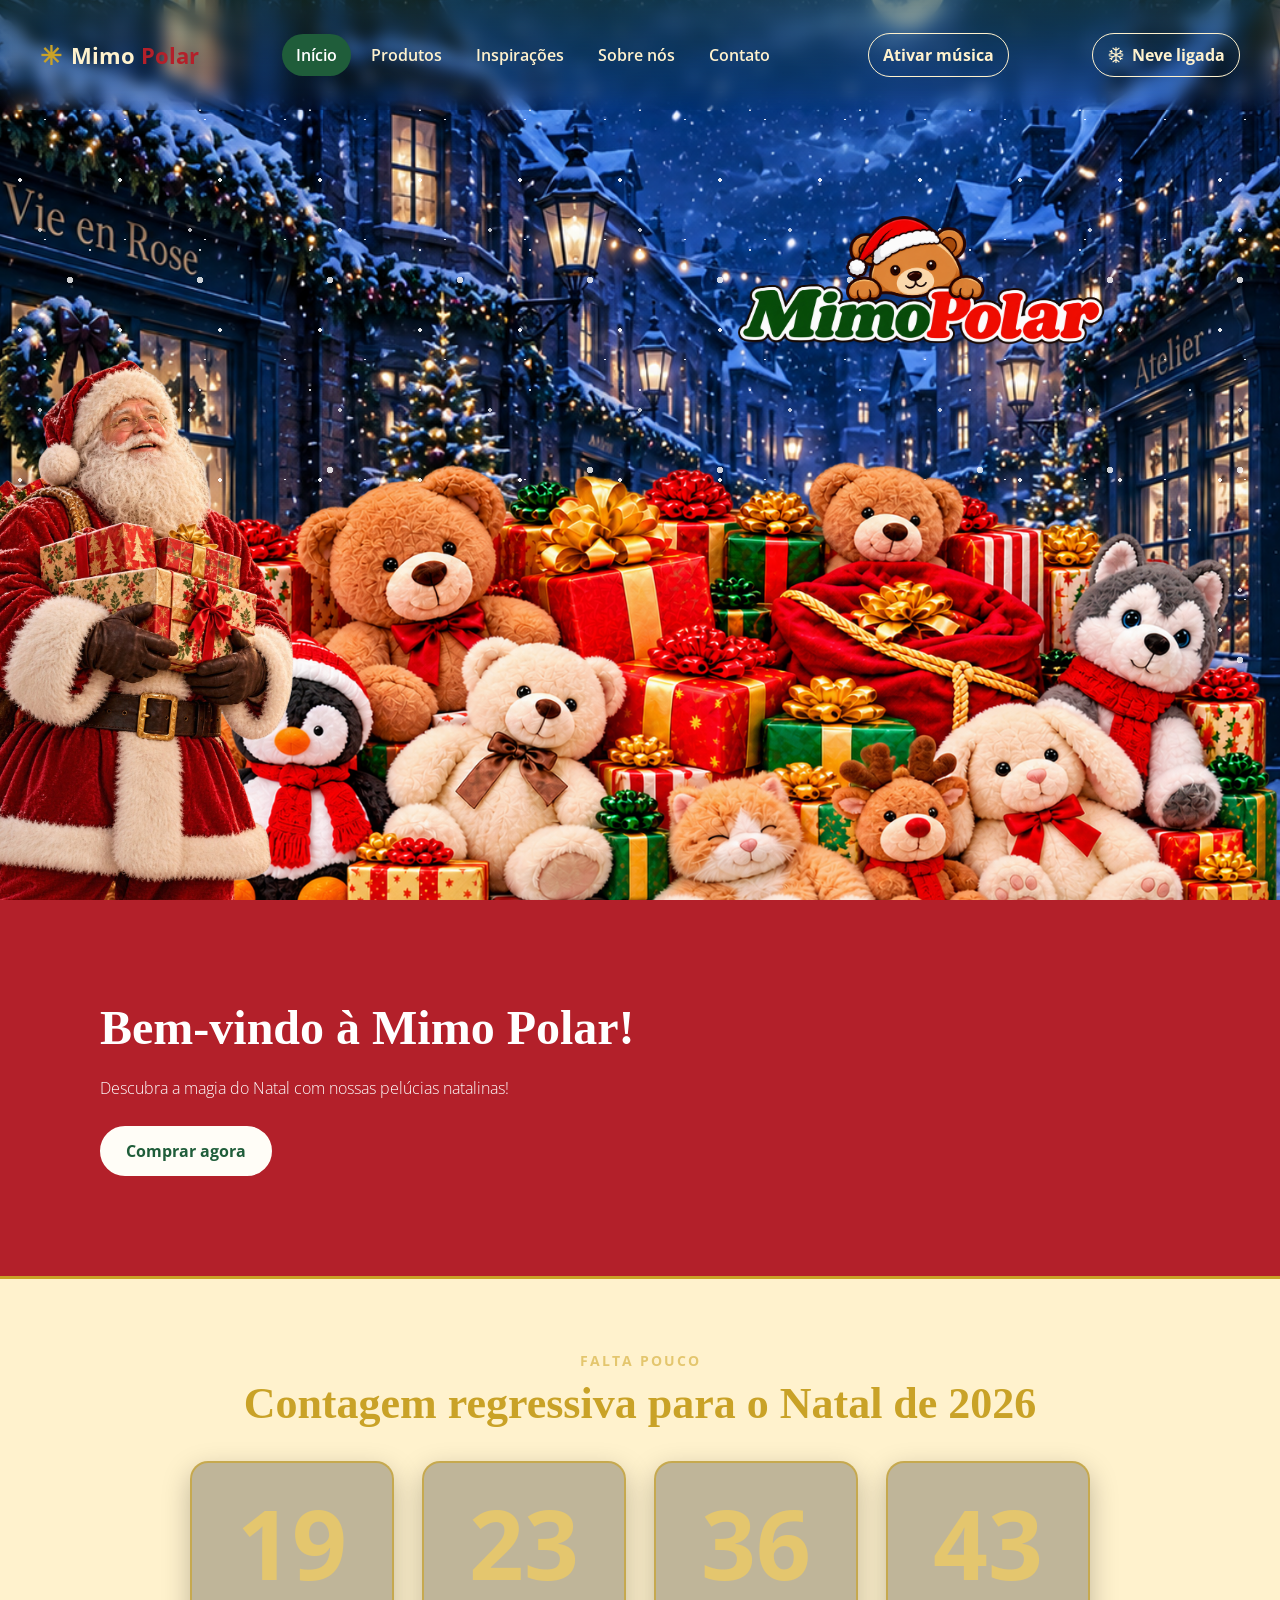
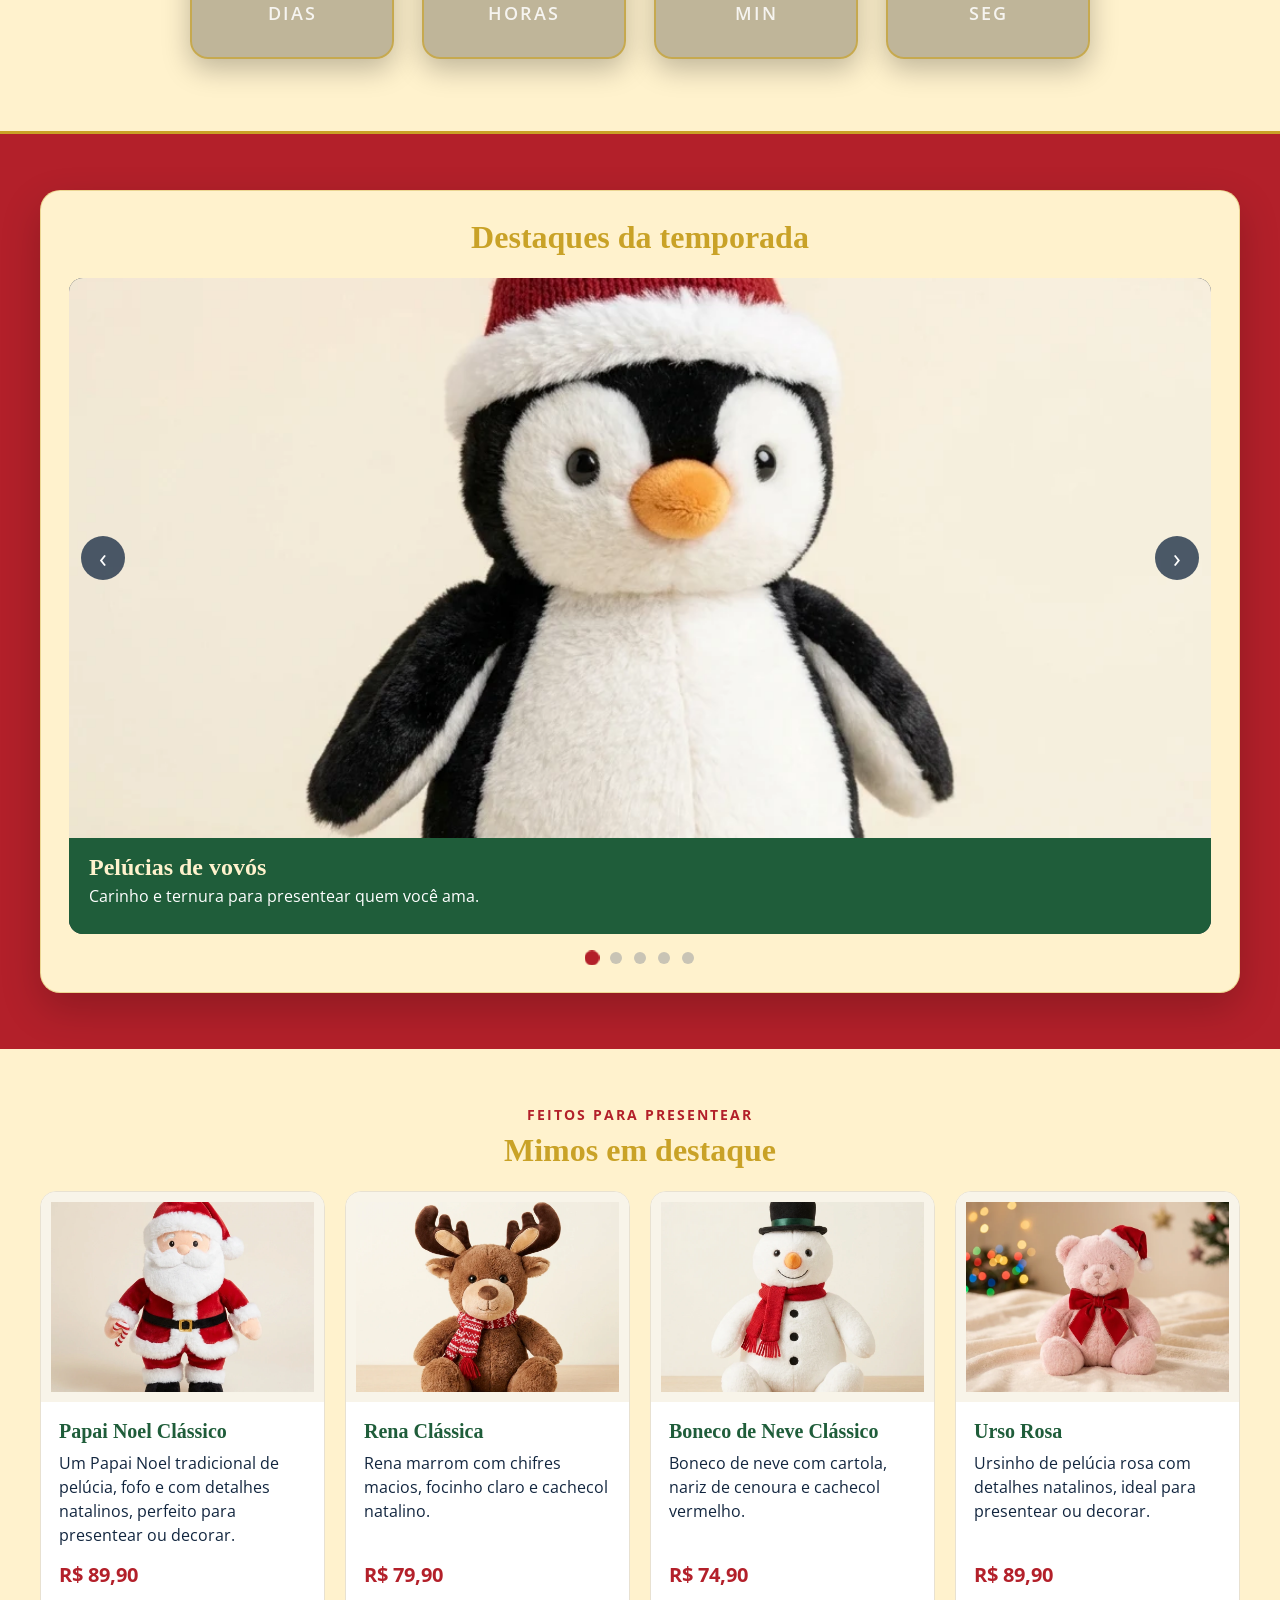
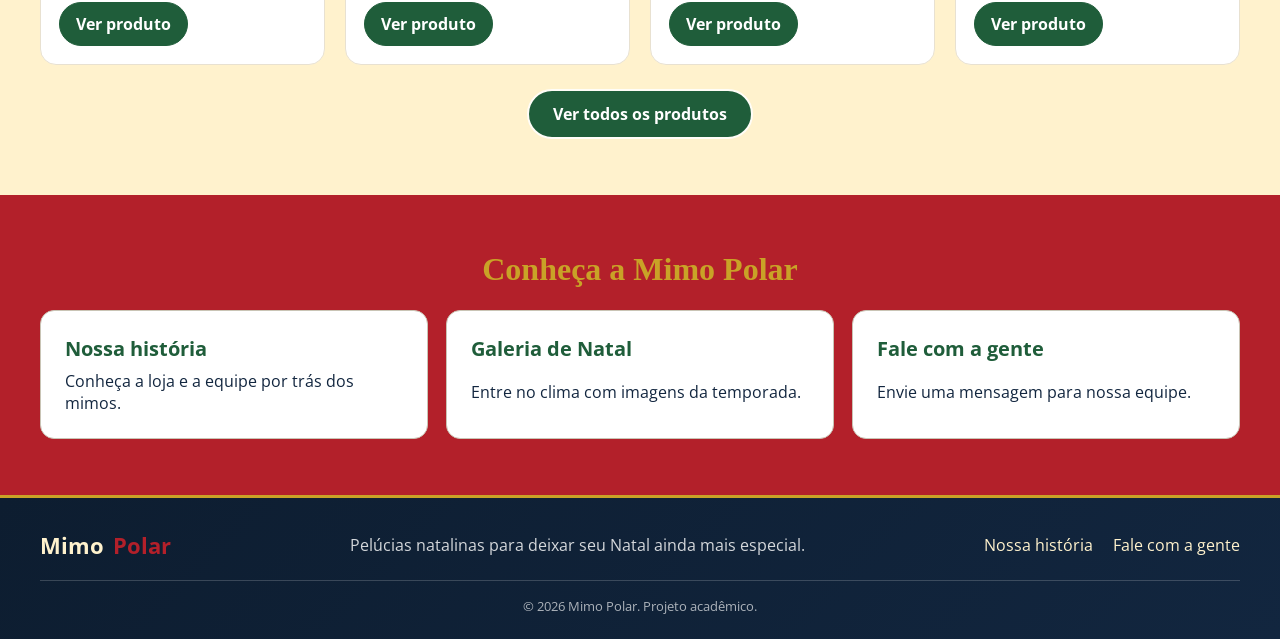
<file: index.html>
<!doctype html>
<html lang="pt-BR">
  <head>
    <!-- Informações da página e arquivos usados nela. -->
    <meta charset="UTF-8" />
    <meta name="viewport" content="width=device-width, initial-scale=1.0" />
    <meta
      name="description"
      content="Mimo Polar: pelúcias natalinas para deixar seu Natal ainda mais especial."
    />
    <title>Início | Mimo Polar</title>
    <link rel="icon" href="img/banners/logo.png" />
    <link rel="preconnect" href="https://fonts.googleapis.com" />
    <link rel="preconnect" href="https://fonts.gstatic.com" crossorigin />
    <link
      href="https://fonts.googleapis.com/css2?family=Mountains+of+Christmas:wght@400;700&family=Open+Sans:wght@300;400;600;700&display=swap"
      rel="stylesheet"
    />
    <link rel="stylesheet" href="css/style.css" />
    <link rel="stylesheet" href="css/responsavidade.css" />
    <script src="js/produtos.js" defer></script>
    <script src="js/script.js" defer></script>
  </head>
  <body class="home">
    <!-- Menu do site e botões de música e neve. -->
    <header class="cabecalho">
      <a
        class="marca"
        href="index.html"
        aria-label="Mimo Polar, página inicial"
      >
        <span class="marca-icone" aria-hidden="true">✳</span>
        <span>Mimo <strong>Polar</strong></span>
      </a>
      <nav class="menu" aria-label="Navegação principal">
        <a class="ativo" href="index.html" aria-current="page">Início</a>
        <a href="produtos.html">Produtos</a>
        <a href="galeria.html">Inspirações</a>
        <a href="sobre.html">Sobre nós</a>
        <a href="contato.html">Contato</a>
      </nav>
      <button class="botao-musica" id="btn-musica" type="button">
        Ativar música
      </button>
      <button class="botao-neve" type="button" aria-pressed="true">
        <svg viewBox="0 0 24 24" aria-hidden="true">
          <path
            d="M12 2v20M4 7l16 10M4 17 20 7M8 3l4 3 4-3M8 21l4-3 4 3M3 11l4-1-1-4M21 13l-4 1 1 4M3 13l4 1-1 4M21 11l-4-1 1-4"
          />
        </svg>
        <span data-texto-neve>Neve ligada</span>
      </button>
    </header>

    <main>
      <!-- Imagem de abertura com partes que se movem ao rolar a página. -->
      <section class="parallax" id="fundo-parallax">
        <img src="img/banners/pelucia.png" id="pelucia" alt="" />
        <img src="img/banners/papainoel.png" id="papai" alt="" />
        <img src="img/banners/logo.png" id="logos" alt="Mimo Polar" />
      </section>

      <!-- Boas-vindas e botão para ver os produtos. -->
      <section class="sec animar-rolagem">
        <h1>Bem-vindo à Mimo Polar!</h1>
        <p>Descubra a magia do Natal com nossas pelúcias natalinas!</p>
        <a class="botao-comprar-home" href="produtos.html#catalogo"
          >Comprar agora</a
        >
      </section>

      <!-- Quantos dias faltam para o Natal. -->
      <section
        class="contagem-home animar-rolagem"
        aria-labelledby="titulo-contagem-home"
      >
        <div class="container">
          <p class="sobretitulo">Falta pouco</p>
          <h2 id="titulo-contagem-home">
            Contagem regressiva para o Natal de 2026
          </h2>
          <div
            class="contador-grande"
            role="timer"
            aria-label="Tempo restante até o Natal de 2026"
            aria-live="off"
          >
            <div>
              <span data-contagem="dias">0</span>
              <p>Dias</p>
            </div>
            <div>
              <span data-contagem="horas">00</span>
              <p>Horas</p>
            </div>
            <div>
              <span data-contagem="minutos">00</span>
              <p>Min</p>
            </div>
            <div>
              <span data-contagem="segundos">00</span>
              <p>Seg</p>
            </div>
          </div>
        </div>
      </section>

      <!-- Anúncios que passam um de cada vez; os botões mudam o anúncio. -->
      <section
        class="promo-secao animar-rolagem"
        aria-labelledby="promo-titulo"
      >
        <div class="container1">
          <div class="promo-cartao">
            <h2 id="promo-titulo">Destaques da temporada</h2>

            <div class="promo-slideshow" id="promo-slideshow">
              <div class="promo-slide ativo">
                <img
                  src="img/produtos/pinguingorro.png"
                  alt="pinguin de gorro"
                />
                <div class="promo-legenda">
                  <h3>Pelúcias de vovós</h3>
                  <p>Carinho e ternura para presentear quem você ama.</p>
                </div>
              </div>

              <div class="promo-slide">
                <img src="img/produtos/ursorosa.webp" alt="urso rosa" />
                <div class="promo-legenda">
                  <h3>Kit de pelúcias para a árvore</h3>
                  <p>Decore sua árvore de Natal com fofura e alegria.</p>
                </div>
              </div>

              <div class="promo-slide">
                <img src="img/produtos/renafiilhote.png" alt="rena filhote " />
                <div class="promo-legenda">
                  <h3>Dupla de mini pelúcias</h3>
                  <p>Pequenas, fofas e perfeitas para enfeitar a árvore.</p>
                </div>
              </div>

              <div class="promo-slide">
                <img src="img/produtos/urso-verde.webp" alt="Urso verde" />
                <div class="promo-legenda">
                  <h3>Urso marrom clássico de Natal</h3>
                  <p>
                    Aconchego para a temporada festiva e um amigo para abraçar.
                  </p>
                </div>
              </div>

              <div class="promo-slide">
                <img src="img/produtos/baleia.png" alt="baleia de natal" />
                <div class="promo-legenda">
                  <h3>Urso inflável grande</h3>
                  <p>Ideal para decorar a casa e criar um clima festivo.</p>
                </div>
              </div>
              <button
                class="promo-botao promo-anterior"
                id="promo-anterior"
                type="button"
                aria-label="Slide anterior"
              >
                &#8249;
              </button>
              <button
                class="promo-botao promo-proximo"
                id="promo-proximo"
                type="button"
                aria-label="Próximo slide"
              >
                &#8250;
              </button>
            </div>

            <div class="promo-indicadores" id="promo-indicadores"></div>
          </div>
        </div>
      </section>

      <!-- Produtos escolhidos para aparecer em destaque na página inicial. -->
      <section
        class="home-destaques animar-rolagem"
        aria-labelledby="titulo-destaques"
      >
        <div class="container">
          <p class="sobretitulo">Feitos para presentear</p>
          <h2 id="titulo-destaques">Mimos em destaque</h2>
          <div
            id="produtos-destaque"
            class="grade-produtos"
            aria-live="polite"
          ></div>
          <a class="botao-comprar-home" href="produtos.html#catalogo"
            >Ver todos os produtos</a
          >
        </div>
      </section>

      <!-- Links para conhecer a loja, ver fotos e entrar em contato. -->
      <section
        class="home-links animar-rolagem"
        aria-labelledby="titulo-conheca"
      >
        <div class="container">
          <h2 id="titulo-conheca">Conheça a Mimo Polar</h2>
          <div class="home-links-grade">
            <a href="sobre.html"
              ><strong>Nossa história</strong
              ><span>Conheça a loja e a equipe por trás dos mimos.</span></a
            >
            <a href="galeria.html"
              ><strong>Galeria de Natal</strong
              ><span>Entre no clima com imagens da temporada.</span></a
            >
            <a href="contato.html"
              ><strong>Fale com a gente</strong
              ><span>Envie uma mensagem para nossa equipe.</span></a
            >
          </div>
        </div>
      </section>
    </main>

    <!-- Parte final da página, com links para outras áreas do site. -->
    <footer class="rodape">
      <div class="container rodape-conteudo">
        <a class="marca marca-rodape" href="index.html"
          >Mimo <strong>Polar</strong></a
        >
        <p>Pelúcias natalinas para deixar seu Natal ainda mais especial.</p>
        <nav aria-label="Links do rodapé">
          <a href="sobre.html">Nossa história</a>
          <a href="contato.html">Fale com a gente</a>
        </nav>
        <small>&copy; 2026 Mimo Polar. Projeto acadêmico.</small>
      </div>
    </footer>
  </body>
</html>
</file>
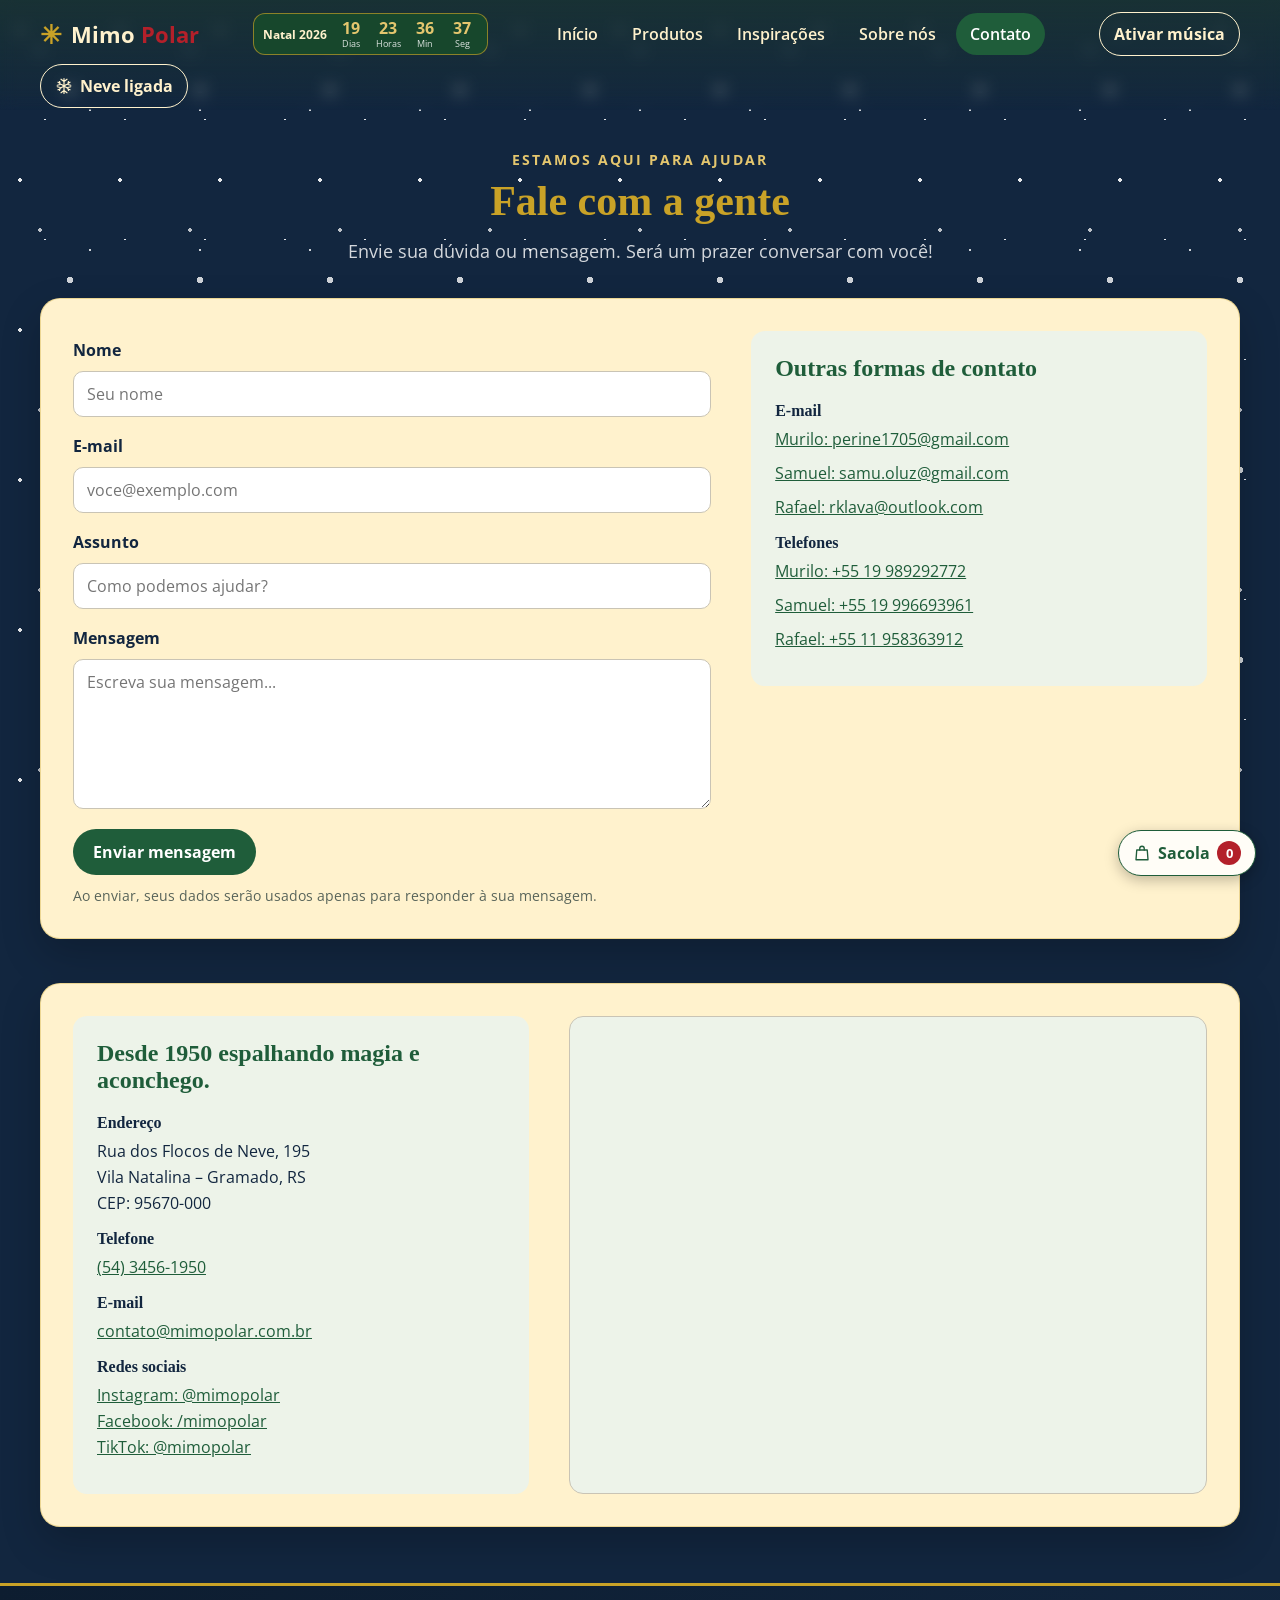
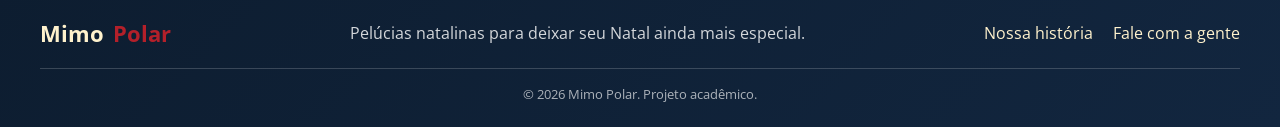
<file: contato.html>
<!doctype html>
<html lang="pt-BR">
  <head>
    <!-- Informações da página e arquivos usados nela. -->
    <meta charset="UTF-8" />
    <meta name="viewport" content="width=device-width, initial-scale=1.0" />
    <title>Contato | Mimo Polar</title>
    <link rel="icon" href="img/banners/logo.png" />
    <link rel="preconnect" href="https://fonts.googleapis.com" />
    <link rel="preconnect" href="https://fonts.gstatic.com" crossorigin />
    <link
      href="https://fonts.googleapis.com/css2?family=Mountains+of+Christmas:wght@400;700&family=Open+Sans:wght@300;400;600;700&display=swap"
      rel="stylesheet"
    />
    <link rel="stylesheet" href="css/style.css" />
    <link rel="stylesheet" href="css/responsavidade.css" />
    <script src="js/script.js" defer></script>
  </head>
  <body>
    <!-- Menu do site e botões de música e neve. -->
    <header class="cabecalho">
      <a
        class="marca"
        href="index.html"
        aria-label="Mimo Polar, página inicial"
      >
        <span class="marca-icone" aria-hidden="true">✳</span>
        <span>Mimo <strong>Polar</strong></span>
      </a>
      <div class="contagem-header">
        <span class="contagem-titulo">Natal 2026</span>
        <div
          class="contador"
          role="timer"
          aria-label="Tempo restante até o Natal de 2026"
          aria-live="off"
        >
          <div>
            <span id="dias">0</span>
            <p>Dias</p>
          </div>
          <div>
            <span id="horas">0</span>
            <p>Horas</p>
          </div>
          <div>
            <span id="minutos">0</span>
            <p>Min</p>
          </div>
          <div>
            <span id="segundos">0</span>
            <p>Seg</p>
          </div>
        </div>
      </div>
      <nav class="menu" aria-label="Navegação principal">
        <a href="index.html">Início</a>
        <a href="produtos.html">Produtos</a>
        <a href="galeria.html">Inspirações</a>
        <a href="sobre.html">Sobre nós</a>
        <a class="ativo" href="contato.html" aria-current="page">Contato</a>
      </nav>
      <button class="botao-musica" id="btn-musica" type="button">
        Ativar música
      </button>
      <button class="botao-neve" type="button" aria-pressed="true">
        <svg viewBox="0 0 24 24" aria-hidden="true">
          <path
            d="M12 2v20M4 7l16 10M4 17 20 7M8 3l4 3 4-3M8 21l4-3 4 3M3 11l4-1-1-4M21 13l-4 1 1 4M3 13l4 1-1 4M21 11l-4-1 1-4"
          />
        </svg>
        <span data-texto-neve>Neve ligada</span>
      </button>
      <a
        class="atalho-carrinho"
        href="produtos.html#catalogo"
        aria-label="Abrir sacola de compras"
      >
        <svg class="icone-sacola" viewBox="0 0 24 24" aria-hidden="true">
          <path d="M5 8h14l1 13H4L5 8Z" />
          <path d="M9 8V6a3 3 0 0 1 6 0v2" />
        </svg>
        <span>Sacola</span>
        <span class="contador-carrinho" data-qtd-carrinho>0</span>
      </a>
    </header>

    <main class="contato-pagina container">
      <!-- Título e instruções para enviar uma mensagem. -->
      <section class="titulo-pagina">
        <p class="sobretitulo">Estamos aqui para ajudar</p>
        <h1>Fale com a gente</h1>
        <p>Envie sua dúvida ou mensagem. Será um prazer conversar com você!</p>
      </section>

      <section
        class="contato-cartao"
        aria-label="Formulário e outras formas de contato"
      >
        <!-- Formulário de exemplo; o site confere os campos antes de responder. -->
        <form class="contato-formulario" action="#" method="post" novalidate>
          <label for="nome">Nome</label>
          <input
            id="nome"
            name="nome"
            type="text"
            placeholder="Seu nome"
            required
          />

          <label for="email">E-mail</label>
          <input
            id="email"
            name="email"
            type="email"
            placeholder="voce@exemplo.com"
            required
          />

          <label for="assunto">Assunto</label>
          <input
            id="assunto"
            name="assunto"
            type="text"
            placeholder="Como podemos ajudar?"
            required
          />

          <label for="mensagem">Mensagem</label>
          <textarea
            id="mensagem"
            name="mensagem"
            placeholder="Escreva sua mensagem..."
            required
          ></textarea>

          <button class="contato-enviar" type="submit">Enviar mensagem</button>

          <p
            id="contato-feedback"
            class="contato-feedback"
            role="status"
            aria-live="polite"
            hidden
          ></p>
          <p class="contato-aviso">
            Ao enviar, seus dados serão usados apenas para responder à sua
            mensagem.
          </p>
        </form>

        <!-- E-mails e telefones dos integrantes. -->
        <aside class="contato-informacoes">
          <h2>Outras formas de contato</h2>

          <h3>E-mail</h3>
          <p>
            <a href="mailto:perine1705@gmail.com"
              >Murilo: perine1705@gmail.com</a
            >
          </p>
          <p>
            <a href="mailto:samu.oluz@gmail.com">Samuel: samu.oluz@gmail.com</a>
          </p>
          <p>
            <a href="mailto:rklava@outlook.com">Rafael: rklava@outlook.com</a>
          </p>

          <h3>Telefones</h3>
          <p>
            <a href="tel:+5519989292772">Murilo: +55 19 989292772</a>
          </p>
          <p>
            <a href="tel:+5519996693961">Samuel: +55 19 996693961</a>
          </p>
          <p>
            <a href="tel:+5511958363912">Rafael: +55 11 958363912</a>
          </p>
        </aside>
      </section>

      <br />
      <br />

      <section
        class="contato-cartao contato-mapa-cartao"
        aria-label="Localização da loja"
      >
        <!-- Endereço e páginas da loja nas redes sociais. -->
        <aside class="contato-informacoes">
          <h2>Desde 1950 espalhando magia e aconchego.</h2>

          <h3>Endereço</h3>
          <p>
            <span>Rua dos Flocos de Neve, 195</span>
            <span>Vila Natalina – Gramado, RS</span>
            <span>CEP: 95670-000</span>
          </p>

          <h3>Telefone</h3>
          <p><a href="tel:+555434561950">(54) 3456-1950</a></p>

          <h3>E-mail</h3>
          <p>
            <a href="mailto:contato@mimopolar.com.br"
              >contato@mimopolar.com.br</a
            >
          </p>

          <h3>Redes sociais</h3>
          <p>
            <a href="https://www.instagram.com/mimopolar/"
              >Instagram: @mimopolar</a
            >
            <a href="https://www.facebook.com/mimopolar/"
              >Facebook: /mimopolar</a
            >
            <a href="https://www.tiktok.com/@mimopolar">TikTok: @mimopolar</a>
          </p>
        </aside>

        <!-- Mapa; ele só carrega quando a pessoa chega perto dele na página. -->
        <div class="contato-mapa">
          <iframe
            src="https://www.google.com/maps?q=Gramado,+RS,+Brasil&output=embed"
            title="Mapa mostrando Gramado, RS"
            width="100%"
            height="100%"
            style="border: 0"
            allowfullscreen=""
            loading="lazy"
            referrerpolicy="no-referrer-when-downgrade"
          ></iframe>
        </div>
      </section>
    </main>

    <!-- Parte final da página, com links para outras áreas do site. -->
    <footer class="rodape">
      <div class="container rodape-conteudo">
        <a class="marca marca-rodape" href="index.html"
          >Mimo <strong>Polar</strong></a
        >
        <p>Pelúcias natalinas para deixar seu Natal ainda mais especial.</p>
        <nav aria-label="Links do rodapé">
          <a href="sobre.html">Nossa história</a>
          <a href="contato.html">Fale com a gente</a>
        </nav>
        <small>&copy; 2026 Mimo Polar. Projeto acadêmico.</small>
      </div>
    </footer>
  </body>
</html>
</file>
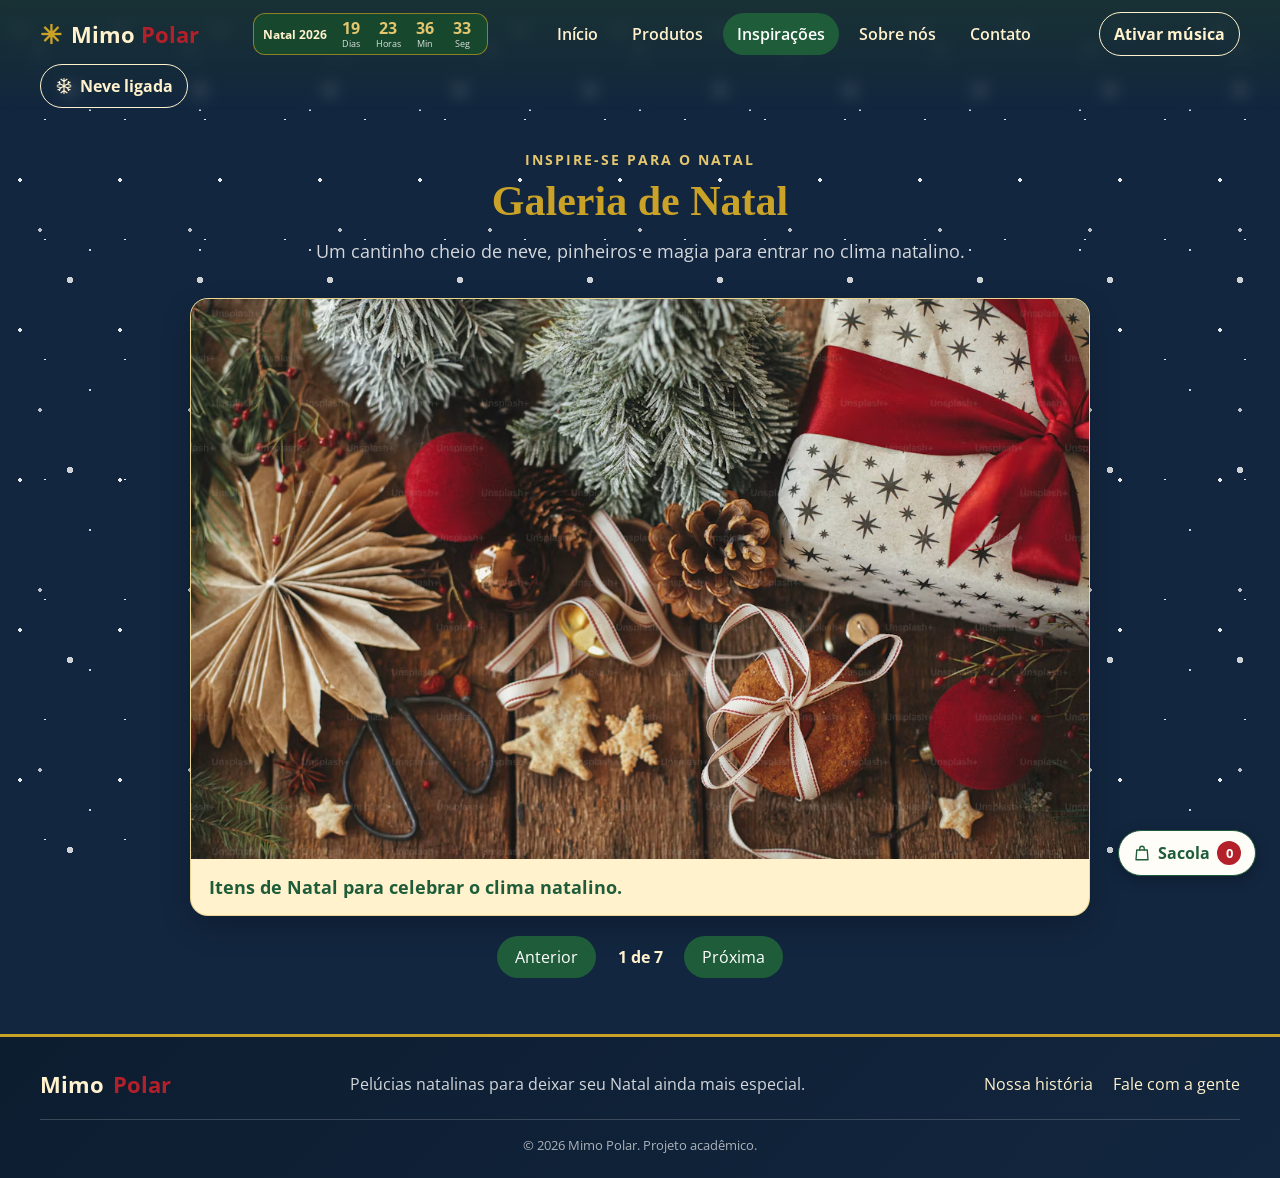
<file: galeria.html>
<!doctype html>
<html lang="pt-BR">
  <head>
    <!-- Informações da página e arquivos usados nela. -->
    <meta charset="UTF-8" />
    <meta name="viewport" content="width=device-width, initial-scale=1.0" />
    <title>Galeria de Natal | Mimo Polar</title>
    <link rel="icon" href="img/banners/logo.png" />
    <link rel="preconnect" href="https://fonts.googleapis.com" />
    <link rel="preconnect" href="https://fonts.gstatic.com" crossorigin />
    <link
      href="https://fonts.googleapis.com/css2?family=Mountains+of+Christmas:wght@400;700&family=Open+Sans:wght@300;400;600;700&display=swap"
      rel="stylesheet"
    />
    <link rel="stylesheet" href="css/style.css" />
    <link rel="stylesheet" href="css/responsavidade.css" />
    <script src="js/script.js" defer></script>
  </head>
  <body>
    <!-- Menu do site e botões de música e neve. -->
    <header class="cabecalho">
      <a
        class="marca"
        href="index.html"
        aria-label="Mimo Polar, página inicial"
      >
        <span class="marca-icone" aria-hidden="true">✳</span>
        <span>Mimo <strong>Polar</strong></span>
      </a>
      <div class="contagem-header">
        <span class="contagem-titulo">Natal 2026</span>
        <div
          class="contador"
          role="timer"
          aria-label="Tempo restante até o Natal de 2026"
          aria-live="off"
        >
          <div>
            <span id="dias">0</span>
            <p>Dias</p>
          </div>
          <div>
            <span id="horas">0</span>
            <p>Horas</p>
          </div>
          <div>
            <span id="minutos">0</span>
            <p>Min</p>
          </div>
          <div>
            <span id="segundos">0</span>
            <p>Seg</p>
          </div>
        </div>
      </div>
      <nav class="menu" aria-label="Navegação principal">
        <a href="index.html">Início</a>
        <a href="produtos.html">Produtos</a>
        <a class="ativo" href="galeria.html" aria-current="page">Inspirações</a>
        <a href="sobre.html">Sobre nós</a>
        <a href="contato.html">Contato</a>
      </nav>
      <button class="botao-musica" id="btn-musica" type="button">
        Ativar música
      </button>
      <button class="botao-neve" type="button" aria-pressed="true">
        <svg viewBox="0 0 24 24" aria-hidden="true">
          <path
            d="M12 2v20M4 7l16 10M4 17 20 7M8 3l4 3 4-3M8 21l4-3 4 3M3 11l4-1-1-4M21 13l-4 1 1 4M3 13l4 1-1 4M21 11l-4-1 1-4"
          />
        </svg>
        <span data-texto-neve>Neve ligada</span>
      </button>
      <a
        class="atalho-carrinho"
        href="produtos.html#catalogo"
        aria-label="Abrir sacola de compras"
      >
        <svg class="icone-sacola" viewBox="0 0 24 24" aria-hidden="true">
          <path d="M5 8h14l1 13H4L5 8Z" />
          <path d="M9 8V6a3 3 0 0 1 6 0v2" />
        </svg>
        <span>Sacola</span>
        <span class="contador-carrinho" data-qtd-carrinho>0</span>
      </a>
    </header>

    <main class="galeria-pagina container">
      <!-- Apresentação das fotos de Natal. -->
      <section class="titulo-pagina">
        <p class="sobretitulo">Inspire-se para o Natal</p>
        <h1>Galeria de Natal</h1>
        <p>
          Um cantinho cheio de neve, pinheiros e magia para entrar no clima
          natalino.
        </p>
      </section>

      <!-- Fotos que passam uma de cada vez; os botões trocam a foto. -->
      <section
        class="galeria-slideshow"
        aria-label="Galeria de imagens natalinas"
        aria-roledescription="slideshow"
      >
        <div class="galeria-grade">
          <figure class="galeria-item slide ativo" aria-hidden="false">
            <div class="galeria-imagem">
              <img
                src="img/banners/coisas-de-natal.avif"
                alt="coisas de natal com neve e luzes"
              />
            </div>
            <figcaption>
              Itens de Natal para celebrar o clima natalino.
            </figcaption>
          </figure>

          <figure class="galeria-item slide" aria-hidden="true">
            <div class="galeria-imagem">
              <img src="img/produtos/triplo-t.png" alt="triple T" />
            </div>
            <figcaption>
              Triple T com decoração de natal. O meme mais querido pelas
              crianças.
            </figcaption>
          </figure>

          <figure class="galeria-item slide" aria-hidden="true">
            <div class="galeria-imagem">
              <img
                src="img/produtos/biscoito.png"
                alt="biscoito de gengibre com decoração natalina"
              />
            </div>
            <figcaption>
              Biscoito de gengibre com decoração natalina.
            </figcaption>
          </figure>

          <figure class="galeria-item slide" aria-hidden="true">
            <div class="galeria-imagem">
              <img
                src="img/banners/cidade-natalina.avif"
                alt="Cidade natalina com neve e luzes"
              />
            </div>
            <figcaption>Cidade natalina com neve e luzes.</figcaption>
          </figure>

          <figure class="galeria-item slide" aria-hidden="true">
            <div class="galeria-imagem">
              <img
                src="img/banners/papainoel.png"
                alt="Papai Noel com presentes no cenário do banner"
              />
            </div>
            <figcaption>Papai Noel com presentes.</figcaption>
          </figure>

          <figure class="galeria-item slide" aria-hidden="true">
            <div class="galeria-imagem">
              <img
                src="img/banners/papainoelemacao.jpg"
                alt="Papai Noel em ação com decoração natalina"
              />
            </div>
            <figcaption>Papai Noel em ação!</figcaption>
          </figure>

          <figure class="galeria-item slide" aria-hidden="true">
            <div class="galeria-imagem">
              <img
                src="img/produtos/casal-fofo.png"
                alt="Casal de personagens de pelúcia com tema natalino"
              />
            </div>
            <figcaption>
              O casal mais fofo dos memes. Não é só o amor entre eles, é o amor
              do Natal.
            </figcaption>
          </figure>
        </div>

        <div class="slides-controles">
          <button id="anterior" type="button" aria-label="Ver imagem anterior">
            Anterior
          </button>
          <span class="slides-contador" aria-hidden="true">1 de 7</span>
          <button id="proximo" type="button" aria-label="Ver próxima imagem">
            Próxima
          </button>
        </div>
      </section>
    </main>

    <!-- Mostra maior a foto escolhida. -->
    <dialog
      id="galeria-lightbox"
      class="galeria-lightbox"
      aria-label="Imagem ampliada"
    >
      <button
        class="lightbox-fechar"
        type="button"
        aria-label="Fechar imagem ampliada"
      >
        &times;
      </button>
      <img id="lightbox-imagem" alt="botao" />
      <p id="lightbox-legenda"></p>
    </dialog>

    <!-- Quantos dias faltam para o Natal. -->
    <section class="contagem-pag" aria-labelledby="titulo-contagem-pag">
      <div class="container">
        <p class="sobretitulo">Falta pouco</p>
        <h2 id="titulo-contagem-pag">
          Contagem regressiva para o Natal de 2026
        </h2>
        <div
          class="contador-grande"
          role="timer"
          aria-label="Tempo restante até o Natal de 2026"
          aria-live="off"
        >
          <div>
            <span data-contagem="dias">0</span>
            <p>Dias</p>
          </div>
          <div>
            <span data-contagem="horas">00</span>
            <p>Horas</p>
          </div>
          <div>
            <span data-contagem="minutos">00</span>
            <p>Min</p>
          </div>
          <div>
            <span data-contagem="segundos">00</span>
            <p>Seg</p>
          </div>
        </div>
      </div>
    </section>

    <!-- Parte final da página, com links para outras áreas do site. -->
    <footer class="rodape">
      <div class="container rodape-conteudo">
        <a class="marca marca-rodape" href="index.html"
          >Mimo <strong>Polar</strong></a
        >
        <p>Pelúcias natalinas para deixar seu Natal ainda mais especial.</p>
        <nav aria-label="Links do rodapé">
          <a href="sobre.html">Nossa história</a>
          <a href="contato.html">Fale com a gente</a>
        </nav>
        <small>&copy; 2026 Mimo Polar. Projeto acadêmico.</small>
      </div>
    </footer>
  </body>
</html>
</file>
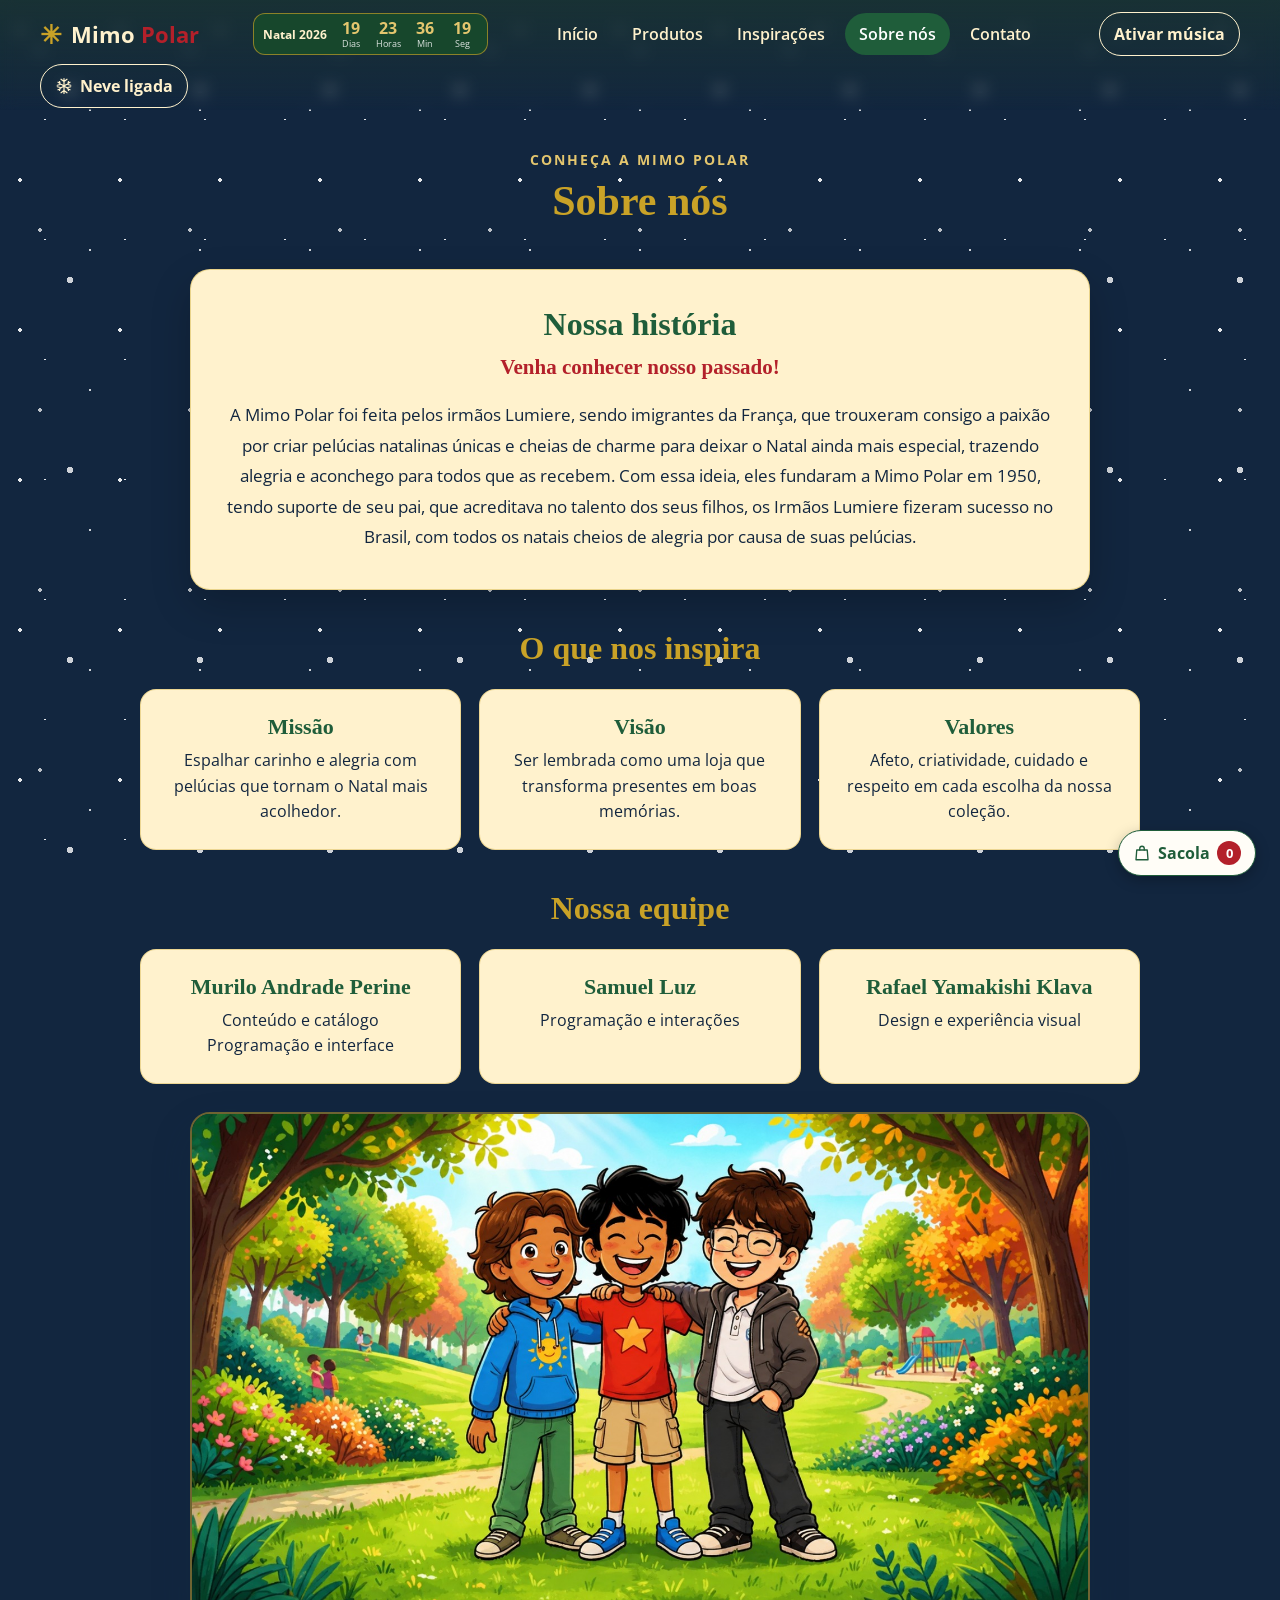
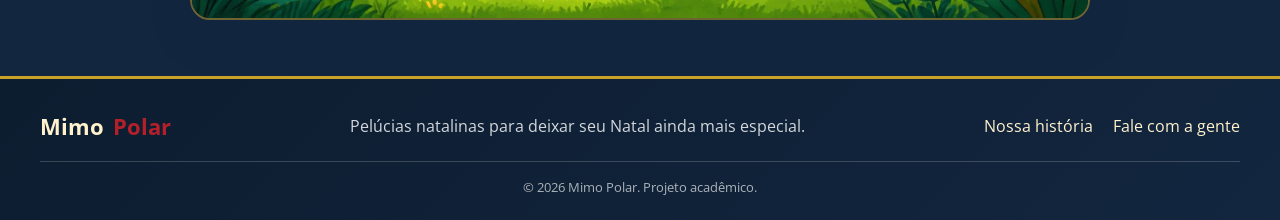
<file: sobre.html>
<!doctype html>
<html lang="pt-BR">
  <head>
    <!-- Informações da página e arquivos usados nela. -->
    <meta charset="UTF-8" />
    <meta name="viewport" content="width=device-width, initial-scale=1.0" />
    <title>Sobre nós | Mimo Polar</title>
    <link rel="icon" href="img/banners/logo.png" />
    <link rel="preconnect" href="https://fonts.googleapis.com" />
    <link rel="preconnect" href="https://fonts.gstatic.com" crossorigin />
    <link
      href="https://fonts.googleapis.com/css2?family=Mountains+of+Christmas:wght@400;700&family=Open+Sans:wght@300;400;600;700&display=swap"
      rel="stylesheet"
    />
    <link rel="stylesheet" href="css/style.css" />
    <link rel="stylesheet" href="css/responsavidade.css" />
    <script src="js/script.js" defer></script>
  </head>
  <body>
    <!-- Menu do site e botões de música e neve. -->
    <header class="cabecalho">
      <a
        class="marca"
        href="index.html"
        aria-label="Mimo Polar, página inicial"
      >
        <span class="marca-icone" aria-hidden="true">✳</span>
        <span>Mimo <strong>Polar</strong></span>
      </a>
      <div class="contagem-header">
        <span class="contagem-titulo">Natal 2026</span>
        <div
          class="contador"
          role="timer"
          aria-label="Tempo restante até o Natal de 2026"
          aria-live="off"
        >
          <div>
            <span id="dias">0</span>
            <p>Dias</p>
          </div>
          <div>
            <span id="horas">0</span>
            <p>Horas</p>
          </div>
          <div>
            <span id="minutos">0</span>
            <p>Min</p>
          </div>
          <div>
            <span id="segundos">0</span>
            <p>Seg</p>
          </div>
        </div>
      </div>
      <nav class="menu" aria-label="Navegação principal">
        <a href="index.html">Início</a>
        <a href="produtos.html">Produtos</a>
        <a href="galeria.html">Inspirações</a>
        <a class="ativo" href="sobre.html" aria-current="page">Sobre nós</a>
        <a href="contato.html">Contato</a>
      </nav>
      <button class="botao-musica" id="btn-musica" type="button">
        Ativar música
      </button>
      <button class="botao-neve" type="button" aria-pressed="true">
        <svg viewBox="0 0 24 24" aria-hidden="true">
          <path
            d="M12 2v20M4 7l16 10M4 17 20 7M8 3l4 3 4-3M8 21l4-3 4 3M3 11l4-1-1-4M21 13l-4 1 1 4M3 13l4 1-1 4M21 11l-4-1 1-4"
          />
        </svg>
        <span data-texto-neve>Neve ligada</span>
      </button>
      <a
        class="atalho-carrinho"
        href="produtos.html#catalogo"
        aria-label="Abrir sacola de compras"
      >
        <svg class="icone-sacola" viewBox="0 0 24 24" aria-hidden="true">
          <path d="M5 8h14l1 13H4L5 8Z" />
          <path d="M9 8V6a3 3 0 0 1 6 0v2" />
        </svg>
        <span>Sacola</span>
        <span class="contador-carrinho" data-qtd-carrinho>0</span>
      </a>
    </header>

    <main class="sobre-pagina container">
      <!-- Apresentação da página Sobre nós. -->
      <section class="titulo-pagina">
        <p class="sobretitulo">Conheça a Mimo Polar</p>
        <h1>Sobre nós</h1>
      </section>

      <!-- História da marca. -->
      <article class="sobre-caixa animar-rolagem">
        <h2 class="sobre-titulo-principal">Nossa história</h2>
        <h3 class="sobre-subtitulo">Venha conhecer nosso passado!</h3>
        <p class="sobre-texto">
          A Mimo Polar foi feita pelos irmãos Lumiere, sendo imigrantes da
          França, que trouxeram consigo a paixão por criar pelúcias natalinas
          únicas e cheias de charme para deixar o Natal ainda mais especial,
          trazendo alegria e aconchego para todos que as recebem. Com essa
          ideia, eles fundaram a Mimo Polar em 1950, tendo suporte de seu pai,
          que acreditava no talento dos seus filhos, os Irmãos Lumiere fizeram
          sucesso no Brasil, com todos os natais cheios de alegria por causa de
          suas pelúcias.
        </p>
      </article>

      <!-- O que a loja quer fazer, alcançar e seguir. -->
      <section
        class="sobre-valores animar-rolagem"
        aria-labelledby="titulo-valores"
      >
        <h2 id="titulo-valores">O que nos inspira</h2>
        <div class="sobre-valores-grade">
          <article>
            <h3>Missão</h3>
            <p>
              Espalhar carinho e alegria com pelúcias que tornam o Natal mais
              acolhedor.
            </p>
          </article>
          <article>
            <h3>Visão</h3>
            <p>
              Ser lembrada como uma loja que transforma presentes em boas
              memórias.
            </p>
          </article>
          <article>
            <h3>Valores</h3>
            <p>
              Afeto, criatividade, cuidado e respeito em cada escolha da nossa
              coleção.
            </p>
          </article>
        </div>
      </section>

      <!-- Integrantes da equipe, o que cada um faz e uma foto do grupo. -->
      <section
        class="sobre-equipe animar-rolagem"
        aria-labelledby="titulo-equipe"
      >
        <h2 id="titulo-equipe">Nossa equipe</h2>
        <div class="sobre-equipe-grade">
          <article>
            <span aria-hidden="true"></span>
            <h3>Murilo Andrade Perine</h3>
            <p>Conteúdo e catálogo</p>
            <p>Programação e interface</p>
          </article>
          <article>
            <span aria-hidden="true"></span>
            <h3>Samuel Luz</h3>
            <p>Programação e interações</p>
          </article>
          <article>
            <span aria-hidden="true"></span>
            <h3>Rafael Yamakishi Klava</h3>
            <p>Design e experiência visual</p>
          </article>
        </div>
      <img
        class="equipe-final-imagem"
        src="img/banners/turma.jpg"
        alt="Equipe da Mimo Polar"
      />
      </section>
      </section>
    </main>

          <!-- Quantos dias faltam para o Natal. -->
          <section class="contagem-pag" aria-labelledby="titulo-contagem-pag">
        <div class="container">
          <p class="sobretitulo">Falta pouco</p>
          <h2 id="titulo-contagem-pag">
            Contagem regressiva para o Natal de 2026
          </h2>
          <div
            class="contador-grande"
            role="timer"
            aria-label="Tempo restante até o Natal de 2026"
            aria-live="off"
          >
            <div>
              <span data-contagem="dias">0</span>
              <p>Dias</p>
            </div>
            <div>
              <span data-contagem="horas">00</span>
              <p>Horas</p>
            </div>
            <div>
              <span data-contagem="minutos">00</span>
              <p>Min</p>
            </div>
            <div>
              <span data-contagem="segundos">00</span>
              <p>Seg</p>
            </div>
          </div>
        </div>
      </section>


    <!-- Parte final da página, com links para outras áreas do site. -->
    <footer class="rodape">
      <div class="container rodape-conteudo">
        <a class="marca marca-rodape" href="index.html"
          >Mimo <strong>Polar</strong></a
        >
        <p>Pelúcias natalinas para deixar seu Natal ainda mais especial.</p>
        <nav aria-label="Links do rodapé">
          <a href="sobre.html">Nossa história</a>
          <a href="contato.html">Fale com a gente</a>
        </nav>
        <small>&copy; 2026 Mimo Polar. Projeto acadêmico.</small>
      </div>
    </footer>
  </body>
</html>
</file>
<file: css/style.css>
/* =====================================================
   style.css — Mimo Polar
   Organização:
     1. Variáveis (cores e fontes)
     2. Base (vale para todas as páginas)
     3. Componentes comuns (cabeçalho, menu, títulos, rodapé)
     4. index.html     (home)
     5. produtos.html  (catálogo e sacola)
     6. galeria.html   (slideshow)
     7. sobre.html
     8. contato.html
   As regras para telas pequenas ficam no arquivo responsavidade.css
   ===================================================== */

/* =====================================================
    pela mor de deus, deixa esse css organizado, principalmente as cores
    usando o var e o nome dela. se a cor não tiver um nome, cria um nome pra ela.
    principalmente vc Rafael
   ===================================================== */
:root {
  /* Cores principais */
  --vermelho: #b3202a;
  --verde: #1f5d3a;
  --verde-escuro: #17472c;
  --dourado: #c9a227;
  --dourado-claro: #e4c66e;
  --neve: #ffffff;
  --creme: #fff2cd;
  --creme-claro: #fffdf7;
  --noite: #12263f;
  --noite-escura: #0d1d30;

  /* Azuis do fundo e da galeria */
  --azul-escuro: #1f4056;
  --azul-petroleo: #47707a;
  --azul-profundo: #173447;
  --azul-mar: #3d7686;
  --azul-gelo: #cfe8e2;

  /* Neutros e apoio */
  --cinza-texto: #58645a;
  --bege-borda: #c9c4b5;
  --bege-card: #e8e1d1;
  --verde-palido: #edf3e9;

  /* Versões em RGB (para usar com transparência) */
  --neve-rgb: 255, 255, 255;
  --dourado-rgb: 201, 162, 39;
  --noite-rgb: 18, 38, 63;
  --verde-rgb: 31, 93, 58;
  --verde-cabecalho-rgb: 31, 59, 44;
  --preto-rgb: 0, 0, 0;

  /* Fontes */
  --fonte-titulo: "Mountains of Christmas", cursive;
  --fonte-texto: "Open Sans", sans-serif;

  /* Medidas */
  --altura-cabecalho-min: 110px; /* altura mínima do cabeçalho */
  --altura-cabecalho: 110px; /* altura real: o JS atualiza sozinho se o cabeçalho crescer */
}

/* =====================================================
   2. BASE
   ===================================================== */
* {
  margin: 0;
  padding: 0;
  box-sizing: border-box;
}

html {
  scroll-behavior: smooth;
}

body {
  padding-top: var(--altura-cabecalho);
  display: flex;
  min-height: 100vh;
  flex-direction: column;
  background-color: var(--noite);
  font-family: var(--fonte-texto);
  overflow-x: hidden;
}

body > main {
  flex: 1 0 auto;
}

h1,
h2,
h3,
h4,
h5,
h6 {
  font-family: var(--fonte-titulo);
}

.container {
  width: min(1200px, calc(100% - 48px));
  margin: 0 auto;
}

/* =====================================================
   3. COMPONENTES COMUNS (todas as páginas)
   ===================================================== */

/* ----- Cabeçalho e menu ----- */
/* Header transparente e fixo no topo.
   Atenção: NÃO colocar backdrop-filter, filter ou transform aqui.
   Isso faz o carrinho (position: fixed dentro do header) deixar de
   se prender na tela e "subir". O degradê fica no ::before. */
.cabecalho {
  position: fixed;
  top: 0;
  left: 0;
  width: 100%;
  height: auto;
  min-height: var(--altura-cabecalho-min);
  z-index: 100;
  display: flex;
  align-items: center;
  justify-content: space-between;
  flex-wrap: wrap; /* o que não couber desce para outra linha, e o cabeçalho cresce */
  gap: 8px 16px;
  padding: 12px 40px;
  background: transparent;
}

/* Degradê escuro só para dar leitura ao menu sem pintar o header */
.cabecalho::before {
  content: "";
  position: absolute;
  inset: 0;
  z-index: -1;
  background: linear-gradient(
    to bottom,
    rgba(var(--verde-cabecalho-rgb), 0.55) 0%,
    rgba(var(--verde-cabecalho-rgb), 0.15) 80%,
    transparent 100%
  );
  backdrop-filter: blur(8px);
  -webkit-backdrop-filter: blur(8px);
  pointer-events: none;
}

.marca {
  display: inline-flex;
  align-items: center;
  gap: 9px;
  color: var(--creme);
  font-size: 22px;
  font-weight: 700;
  text-decoration: none;
  white-space: nowrap;
}

.marca strong {
  color: var(--vermelho);
}

.marca-icone {
  color: var(--dourado);
  font-size: 26px;
}

.menu {
  display: flex;
  align-items: center;
  justify-content: center;
  flex-wrap: wrap;
  gap: 6px;
}

.menu a {
  padding: 10px 14px;
  border-radius: 999px;
  color: var(--creme);
  font-weight: 600;
  text-decoration: none;
  transition:
    color 0.2s ease,
    background-color 0.2s ease;
}

.menu a:hover,
.menu a:focus-visible,
.menu a.ativo {
  background-color: var(--verde);
  color: var(--neve);
}

.menu a:focus-visible,
.marca:focus-visible,
.botao-musica:focus-visible,
.botao-neve:focus-visible,
.atalho-carrinho:focus-visible {
  outline: 3px solid var(--dourado);
  outline-offset: 3px;
}

.botao-musica,
.botao-neve,
.atalho-carrinho {
  display: inline-flex;
  align-items: center;
  justify-content: center;
  gap: 7px;
  min-height: 42px;
  padding: 10px 14px;
  border: 1px solid var(--verde);
  border-radius: 999px;
  background-color: transparent;
  color: var(--verde);
  font: inherit;
  font-weight: 700;
  text-decoration: none;
  white-space: nowrap;
  transition:
    color 0.2s ease,
    background-color 0.2s ease,
    transform 0.2s ease;
}

/* Home: contador grande (entre o slideshow e os produtos em destaque) */
.contagem-pag {
  max-width: 900px;
  margin: 15px;
  padding: 36px;
  border: 1px solid rgba(var(--dourado-rgb), 0.4);
  border-radius: 20px;
  background: var(--creme);
  box-shadow: 0 16px 40px rgba(var(--preto-rgb), 0.2);
  text-align: center;
}

.contagem-pag .sobretitulo {
  color: var(--dourado-claro);
}

.contagem-pag h2 {
  margin: 8px 0 32px;
  color: var(--dourado);
  font-size: clamp(28px, 4vw, 44px);
}

.contador-grande {
  display: grid;
  grid-template-columns: repeat(4, minmax(0, 1fr));
  gap: clamp(10px, 2.5vw, 28px);
  max-width: 900px;
  margin: 0 auto;
}

.contador-grande > div {
  padding: clamp(14px, 3vw, 32px) 6px;
  border: 2px solid rgba(var(--dourado-rgb), 0.65);
  border-radius: 18px;
  background: rgba(var(--preto-rgb), 0.25);
  box-shadow: 0 10px 28px rgba(var(--preto-rgb), 0.25);
}

.contador-grande span {
  display: block;
  color: var(--dourado-claro);
  font-family: var(--fonte-texto);
  font-size: clamp(34px, 9vw, 96px);
  font-variant-numeric: tabular-nums;
  font-weight: 700;
  line-height: 1;
}

.contador-grande p {
  margin: 10px 0 0;
  color: rgba(var(--neve-rgb), 0.85);
  font-size: clamp(12px, 2vw, 18px);
  font-weight: 600;
  letter-spacing: 2px;
  text-transform: uppercase;
}

.cabecalho {
  position: fixed;
  top: 0;
  left: 0;
  width: 100%;
  height: var(--altura-cabecalho);
  z-index: 100;
  display: flex;
  align-items: center;
  justify-content: space-between;
  flex-wrap: wrap; /* o que não couber desce para outra linha, e o cabeçalho cresce */
  gap: 8px 16px;
  padding: 12px 40px;
  background: transparent;
}

/* Botões do header em creme para ler bem sobre a foto */
.cabecalho .botao-musica,
.cabecalho .botao-neve {
  border-color: var(--creme);
  color: var(--creme);
}

.atalho-carrinho {
  position: fixed;
  right: 24px;
  bottom: 24px;
  z-index: 20;
  background-color: var(--creme-claro);
  box-shadow: 0 4px 14px rgba(var(--preto-rgb), 0.25);
}

.botao-musica {
  cursor: pointer;
}

.botao-neve {
  position: relative;
  z-index: 16;
  cursor: pointer;
}

.botao-neve svg {
  width: 18px;
  height: 18px;
  flex: 0 0 auto;
  fill: none;
  stroke: currentColor;
  stroke-linecap: round;
  stroke-linejoin: round;
  stroke-width: 1.6;
}

.botao-musica:hover,
.botao-neve:hover,
.atalho-carrinho:hover {
  transform: translateY(-2px);
  background-color: var(--verde);
  color: var(--neve);
}

.icone-sacola {
  width: 18px;
  height: 18px;
  flex: 0 0 auto;
  fill: none;
  stroke: currentColor;
  stroke-linecap: round;
  stroke-linejoin: round;
  stroke-width: 1.8;
}

.contador-carrinho {
  display: inline-grid;
  min-width: 24px;
  min-height: 24px;
  place-items: center;
  border-radius: 50%;
  background-color: var(--vermelho);
  color: var(--neve);
  font-size: 13px;
}

/* ----- Título de página (produtos, galeria, sobre, contato) ----- */
.titulo-pagina {
  padding: 48px 0 32px;
  color: var(--neve);
  text-align: center;
}

.titulo-pagina h1 {
  margin: 8px 0 12px;
  color: var(--dourado);
  font-size: 42px;
}

.titulo-pagina > p:last-child {
  max-width: 680px;
  margin: 0 auto;
  color: rgba(var(--neve-rgb), 0.82);
  font-size: 18px;
  line-height: 1.6;
}

.sobretitulo {
  margin: 0;
  color: var(--dourado-claro);
  font-size: 14px;
  font-weight: 700;
  letter-spacing: 2px;
  text-transform: uppercase;
}

/* ----- Contagem regressiva no cabeçalho ----- */
.contagem-header {
  display: flex;
  align-items: center;
  gap: 8px;
  padding: 6px 9px;
  border: 1px solid rgba(var(--dourado-rgb), 0.65);
  border-radius: 12px;
  background: var(--verde-escuro);
  color: var(--neve);
}

.contagem-titulo {
  color: var(--creme);
  font-size: 12px;
  font-weight: 700;
  white-space: nowrap;
}

.contador {
  display: flex;
  align-items: center;
  gap: 5px;
}

.contador > div {
  min-width: 32px;
  text-align: center;
}

.contador span {
  display: block;
  color: var(--dourado-claro);
  font-size: 16px;
  font-variant-numeric: tabular-nums;
  font-weight: 700;
  line-height: 1.1;
}

.contador p {
  margin: 2px 0 0;
  color: rgba(var(--neve-rgb), 0.85);
  font-size: 9px;
  line-height: 1;
}

/* ----- Rodapé ----- */
.rodape {
  margin-top: auto;
  border-top: 3px solid var(--dourado);
  background: linear-gradient(135deg, var(--noite-escura), var(--noite));
  color: rgba(var(--neve-rgb), 0.82);
}

.rodape-conteudo {
  display: flex;
  align-items: center;
  justify-content: space-between;
  flex-wrap: wrap;
  gap: 20px 32px;
  padding-top: 32px;
  padding-bottom: 24px;
}

.marca-rodape {
  color: var(--creme);
}

.rodape-conteudo > p {
  margin: 0;
}

.rodape nav {
  display: flex;
  flex-wrap: wrap;
  gap: 12px 20px;
}

.rodape nav a {
  color: var(--creme);
  text-decoration: none;
  transition: color 0.2s ease;
}

.rodape nav a:hover {
  color: var(--dourado-claro);
  text-decoration: underline;
  text-underline-offset: 4px;
}

.rodape a:focus-visible {
  outline: 3px solid var(--dourado);
  outline-offset: 4px;
}

.rodape small {
  width: 100%;
  padding-top: 16px;
  border-top: 1px solid rgba(var(--neve-rgb), 0.18);
  color: rgba(var(--neve-rgb), 0.65);
  text-align: center;
}

/* =====================================================
   4. INDEX.HTML (home)
   ===================================================== */
body.home {
  padding-top: 0;
  background: linear-gradient(
    var(--azul-profundo) 0%,
    var(--azul-mar) 65%,
    var(--azul-gelo) 100%
  );
}

.parallax {
  --imagem-parallax: url("../img/banners/fundo-parallax.png");
  --fundo-y: 0px;
  position: relative;
  display: flex;
  justify-content: center;
  align-items: center;
  height: 100vh;
  overflow: hidden;
}

.parallax::before {
  content: "";
  position: absolute;
  top: -15%;
  left: 0;
  z-index: 0;
  width: 100%;
  height: 130%;
  background-image: var(--imagem-parallax);
  background-size: cover;
  background-position: center;
  background-repeat: no-repeat;
  transform: translate3d(0, var(--fundo-y), 0);
  will-change: transform;
  pointer-events: none;
}

.camada-neve {
  position: fixed;
  inset: 0;
  z-index: -1;
  overflow: hidden;
  pointer-events: none;
}

/* Na home a neve fica dentro da seção do parallax:
   acima da foto e abaixo do Papai Noel e da pelúcia */
.parallax .camada-neve {
  position: absolute;
  z-index: 1;
}

.camada-neve::before,
.camada-neve::after {
  content: "";
  position: absolute;
  inset: 0;
  pointer-events: none;
}

.camada-neve::before {
  background-image:
    radial-gradient(
      2px 2px at 20px 30px,
      rgba(var(--neve-rgb), 0.9) 99%,
      transparent
    ),
    radial-gradient(
      3px 3px at 70px 90px,
      rgba(var(--neve-rgb), 0.8) 99%,
      transparent
    ),
    radial-gradient(
      1px 1px at 45px 120px,
      rgba(var(--neve-rgb), 0.9) 99%,
      transparent
    );
  background-size:
    100px 150px,
    130px 190px,
    80px 120px;
  animation: neve-caindo 9s linear infinite;
}

.camada-neve::after {
  background-image:
    radial-gradient(
      2px 2px at 40px 50px,
      rgba(var(--neve-rgb), 0.72) 99%,
      transparent
    ),
    radial-gradient(
      1px 1px at 90px 110px,
      rgba(var(--neve-rgb), 0.8) 99%,
      transparent
    );
  background-size:
    150px 180px,
    110px 140px;
  animation: neve-caindo-lenta 15s linear infinite;
}

body.neve-desativada .camada-neve {
  display: none;
}

@keyframes neve-caindo {
  to {
    background-position:
      20px 150px,
      -15px 190px,
      30px 120px;
  }
}

@keyframes neve-caindo-lenta {
  to {
    background-position:
      -25px 180px,
      20px 140px;
  }
}

#pelucia {
  position: absolute;
  top: 50px;
  left: 0;
  z-index: 2;
  width: 100%;
  pointer-events: none;
  user-select: none;
}

#papai {
  position: absolute;
  bottom: 0;
  right: 77%;
  z-index: 2;
  transform: translateX(-50%);
  width: 30%;
  pointer-events: none;
  user-select: none;
}

#logos {
  position: absolute;
  top: 24%;
  right: 13%;
  z-index: 10;
  width: 30%;
  pointer-events: none;
}

/* Faixa vermelha com a mensagem de boas-vindas */
.sec {
  position: relative;
  padding: 100px;
  background: var(--vermelho);
}

.sec h1,
.sec h2 {
  margin-bottom: 20px;
  color: var(--neve);
  font-size: 3em;
}

.sec p {
  color: var(--neve);
  font-size: 1em;
  font-weight: 300;
  line-height: 1.7;
}

.botao-comprar-home {
  display: inline-flex;
  align-items: center;
  justify-content: center;
  min-height: 48px;
  margin-top: 24px;
  padding: 12px 24px;
  border: 2px solid var(--creme-claro);
  border-radius: 999px;
  background-color: var(--creme-claro);
  color: var(--verde);
  font-weight: 700;
  text-decoration: none;
  transition:
    background-color 0.2s ease,
    color 0.2s ease,
    transform 0.2s ease;
}

.botao-comprar-home:hover {
  transform: translateY(-2px);
  background-color: var(--verde);
  color: var(--neve);
}

.botao-comprar-home:focus-visible {
  outline: 3px solid var(--dourado-claro);
  outline-offset: 3px;
}

/* Home: destaques e atalhos para as páginas */
.home-destaques,
.home-links {
  padding: 56px 0;
  text-align: center;
}

.home-destaques {
  background: var(--creme);
}

.home-destaques > .container > .sobretitulo {
  margin-bottom: 8px;
  color: var(--vermelho);
}

.home-destaques .grade-produtos {
  grid-template-columns: repeat(4, minmax(0, 1fr));
  margin-bottom: 24px;
  text-align: left;
}

.home-destaques .grade-produtos > .card:nth-child(n + 5) {
  display: none;
}

.home-destaques .botao-comprar-home {
  margin-top: 0;
  background: var(--verde);
  color: var(--neve);
}

.home-destaques .botao-comprar-home:hover {
  background: var(--verde-escuro);
}

.home-links {
  background: var(--vermelho);
}

.home-links-grade {
  display: grid;
  grid-template-columns: repeat(3, minmax(0, 1fr));
  gap: 18px;
}

.home-links-grade a {
  display: grid;
  gap: 8px;
  padding: 24px;
  border: 1px solid var(--bege-borda);
  border-radius: 14px;
  background: var(--neve);
  color: var(--noite);
  text-align: left;
  text-decoration: none;
  transition:
    transform 0.2s ease,
    box-shadow 0.2s ease;
}

.home-links-grade a:hover {
  transform: translateY(-4px);
  box-shadow: 0 12px 24px rgba(var(--noite-rgb), 0.12);
}

.home-links-grade strong {
  color: var(--verde);
  font-size: 20px;
}

/* Sobre nós: valores e equipe */
.sobre-valores,
.sobre-equipe {
  max-width: 1000px;
  margin: 40px auto 0;
}

.sobre-valores-grade,
.sobre-equipe-grade {
  display: grid;
  grid-template-columns: repeat(3, minmax(0, 1fr));
  gap: 18px;
}

.sobre-valores-grade article,
.sobre-equipe-grade article {
  padding: 24px;
  border: 1px solid rgba(var(--dourado-rgb), 0.35);
  border-radius: 16px;
  background: var(--creme);
  color: var(--noite);
  text-align: center;
}

.sobre-valores-grade h3,
.sobre-equipe-grade h3 {
  margin-bottom: 8px;
  color: var(--verde);
  font-size: 22px;
}

.sobre-valores-grade p,
.sobre-equipe-grade p {
  line-height: 1.6;
}

.equipe-avatar {
  display: grid;
  width: 72px;
  height: 72px;
  margin: 0 auto 14px;
  place-items: center;
  border: 2px solid var(--dourado);
  border-radius: 50%;
  background: var(--verde);
  color: var(--neve);
  font-size: 22px;
  font-weight: 700;
}

.equipe-final {
  max-width: 1100px;
  margin: 56px auto 0;
  padding: 0 0 32px;
  text-align: center;
}

.equipe-final h2 {
  margin-bottom: 22px;
  color: var(--dourado);
  font-size: clamp(30px, 4vw, 44px);
}

.equipe-final-imagem {
  display: block;
  width: min(100%, 900px);
  margin: 28px auto 0;
  border: 2px solid rgba(var(--dourado-rgb), 0.5);
  border-radius: 20px;
  box-shadow: 0 18px 40px rgba(var(--noite-rgb), 0.18);
}

/* Galeria: lightbox */
.galeria-imagem img[role="button"] {
  cursor: zoom-in;
}

.galeria-imagem img[role="button"]:focus-visible {
  outline: 4px solid var(--dourado-claro);
  outline-offset: -4px;
}

.galeria-lightbox {
  position: fixed;
  width: min(1000px, calc(100% - 32px));
  max-width: none;
  max-height: calc(100% - 32px);
  margin: auto;
  padding: 24px;
  overflow: auto;
  border: 1px solid rgba(var(--dourado-rgb), 0.55);
  border-radius: 18px;
  background: var(--noite-escura);
  color: var(--neve);
}

.galeria-lightbox::backdrop {
  background: rgba(var(--preto-rgb), 0.82);
  backdrop-filter: blur(4px);
}

.galeria-lightbox > img {
  display: block;
  width: 100%;
  max-height: 75vh;
  object-fit: contain;
}

.galeria-lightbox > p {
  margin-top: 14px;
  color: var(--creme);
  text-align: center;
}

.lightbox-fechar {
  display: block;
  width: 40px;
  height: 40px;
  margin: 0 0 12px auto;
  border: 1px solid var(--dourado-claro);
  border-radius: 50%;
  background: transparent;
  color: var(--neve);
  font-size: 26px;
  cursor: pointer;
}

.lightbox-fechar:focus-visible {
  outline: 3px solid var(--dourado-claro);
  outline-offset: 3px;
}

/* Validação do formulário de contato */
.contato-formulario [aria-invalid="true"] {
  border-color: var(--vermelho);
  box-shadow: 0 0 0 2px rgba(179, 32, 42, 0.15);
}

.contato-feedback {
  margin: 4px 0;
  padding: 12px 14px;
  border-radius: 10px;
  font-weight: 700;
  line-height: 1.5;
}

.contato-feedback.erro {
  background: #fbe9e9;
  color: var(--vermelho);
}

.contato-feedback.sucesso {
  background: var(--verde-palido);
  color: var(--verde);
}

.animacao-rolagem-ativa .revelar {
  opacity: 0;
  translate: 0 18px;
}

.animacao-rolagem-ativa .revelar.visivel {
  animation: revelar 0.6s ease forwards;
}

@keyframes revelar {
  to {
    opacity: 1;
    translate: 0 0;
  }
}

.card {
  animation: card-aparecer 0.35s ease both;
}

@keyframes card-aparecer {
  from {
    transform: translateY(12px);
    opacity: 0;
  }
  to {
    transform: translateY(0);
    opacity: 1;
  }
}

/* Home: slideshow de promoções */
.promo-secao {
  padding: 56px 0;
  background: var(--vermelho);
}

.container1 {
  width: min(1200px, calc(100% - 48px));
  margin: 0 auto;
}

.promo-cartao {
  padding: 28px;
  border: 1px solid rgba(var(--dourado-rgb), 0.35);
  border-radius: 20px;
  background: var(--creme);
  box-shadow: 0 16px 40px rgba(var(--preto-rgb), 0.2);
}

.promo-cartao > h2,
.home-destaques h2,
.home-links h2,
.sobre-valores > h2,
.sobre-equipe > h2 {
  margin: 0 0 22px;
  color: var(--dourado);
  font-size: 32px;
  text-align: center;
}

.promo-slideshow {
  --promo-altura: clamp(280px, 52vw, 560px);
  position: relative;
  display: grid;
  overflow: hidden;
  border-radius: 14px;
  background: var(--noite);
}

.promo-slide {
  grid-area: 1 / 1;
  visibility: hidden;
  opacity: 0;
  pointer-events: none;
  transition:
    opacity 0.5s ease,
    visibility 0.5s ease;
}

.promo-slide.ativo {
  z-index: 1;
  visibility: visible;
  opacity: 1;
  pointer-events: auto;
}

.promo-slide img {
  display: block;
  width: 100%;
  height: var(--promo-altura);
  object-fit: cover;
}

.promo-legenda {
  min-height: 96px;
  padding: 16px 20px;
  background: var(--verde);
  color: var(--neve);
}

.promo-legenda h3 {
  margin-bottom: 4px;
  color: var(--creme);
  font-size: 24px;
}

.promo-botao {
  position: absolute;
  top: calc(var(--promo-altura) / 2 - 22px);
  z-index: 2;
  display: grid;
  width: 44px;
  height: 44px;
  place-items: center;
  border: 0;
  border-radius: 50%;
  background: rgba(var(--noite-rgb), 0.75);
  color: var(--neve);
  font: inherit;
  font-size: 26px;
  line-height: 1;
  cursor: pointer;
}

.promo-botao:hover {
  background: var(--vermelho);
}

.promo-anterior {
  left: 12px;
}

.promo-proximo {
  right: 12px;
}

.promo-botao:focus-visible,
.promo-indicador:focus-visible {
  outline: 3px solid var(--dourado);
  outline-offset: 3px;
}

.promo-indicadores {
  display: flex;
  align-items: center;
  justify-content: center;
  gap: 12px;
  margin-top: 18px;
}

.promo-indicador {
  width: 12px;
  height: 12px;
  padding: 0;
  border: 0;
  border-radius: 50%;
  background: var(--bege-borda);
  cursor: pointer;
}

.promo-indicador.ativo {
  transform: scale(1.25);
  background: var(--vermelho);
}

/* Home: contador grande (entre o slideshow e os produtos em destaque) */
.contagem-home,
.contagem-pag {
  padding: 72px 0;
  border-block: 3px solid var(--dourado);
  background: var(--creme);
  color: var(--neve);
  text-align: center;
}

.contagem-home .sobretitulo,
.contagem-pag .sobretitulo {
  color: var(--dourado-claro);
}

.contagem-home h2,
.contagem-pag h2 {
  margin: 8px 0 32px;
  color: var(--dourado);
  font-size: clamp(28px, 4vw, 44px);
}

.contador-grande {
  display: grid;
  grid-template-columns: repeat(4, minmax(0, 1fr));
  gap: clamp(10px, 2.5vw, 28px);
  max-width: 900px;
  margin: 0 auto;
}

.contador-grande > div {
  padding: clamp(14px, 3vw, 32px) 6px;
  border: 2px solid rgba(var(--dourado-rgb), 0.65);
  border-radius: 18px;
  background: rgba(var(--preto-rgb), 0.25);
  box-shadow: 0 10px 28px rgba(var(--preto-rgb), 0.25);
}

.contador-grande span {
  display: block;
  color: var(--dourado-claro);
  font-family: var(--fonte-texto);
  font-size: clamp(34px, 9vw, 96px);
  font-variant-numeric: tabular-nums;
  font-weight: 700;
  line-height: 1;
}

.contador-grande p {
  margin: 10px 0 0;
  color: rgba(var(--neve-rgb), 0.85);
  font-size: clamp(12px, 2vw, 18px);
  font-weight: 600;
  letter-spacing: 2px;
  text-transform: uppercase;
}

/* =====================================================
   5. PRODUTOS.HTML
   ===================================================== */

.catalogo {
  margin: 0 0 56px;
  padding: 32px;
  border: 1px solid rgba(var(--dourado-rgb), 0.35);
  border-radius: 20px;
  background: var(--creme);
  box-shadow: 0 16px 40px rgba(var(--preto-rgb), 0.2);
}

.mais-vendidos {
  margin: 0 0 42px;
  padding: 28px;
  border: 1px solid rgba(var(--dourado-rgb), 0.35);
  border-radius: 18px;
  background: var(--creme-claro);
}

.mais-vendidos-topo,
.catalogo-topo {
  display: flex;
  align-items: center;
  justify-content: space-between;
  flex-wrap: wrap;
  gap: 18px 24px;
  margin-bottom: 24px;
}

.mais-vendidos-topo h2,
.catalogo-topo h2 {
  margin: 0 0 8px;
  color: var(--verde);
  font-size: 30px;
}

.texto-suave {
  margin: 0;
  color: var(--cinza-texto);
}

.container-botoes {
  display: flex;
  gap: 12px;
}

.voltar,
.avançar {
  min-height: 42px;
  padding: 10px 18px;
  border: 0;
  border-radius: 9px;
  background: var(--noite);
  color: var(--neve);
  font: inherit;
  font-weight: 700;
  cursor: pointer;
  transition:
    background 0.2s ease,
    transform 0.2s ease;
}

.voltar:hover,
.avançar:hover {
  transform: translateY(-2px);
  background: var(--verde);
}

.voltar:focus-visible,
.avançar:focus-visible {
  outline: 3px solid var(--dourado);
  outline-offset: 3px;
}

.produto-destaque {
  display: flex;
  align-items: center;
  gap: 32px;
  min-width: 0;
}

.produto-destaque > img {
  display: block;
  flex: 0 1 52%;
  width: 52%;
  min-width: 0;
  height: 340px;
  border-radius: 12px;
  object-fit: cover;
}

.texto-produto-destaque {
  flex: 1;
  min-width: 0;
  color: var(--noite);
}

.texto-produto-destaque .sobretitulo {
  margin-bottom: 10px;
  color: var(--vermelho);
}

.texto-produto-destaque h3 {
  margin-bottom: 14px;
  color: var(--verde);
  font-size: 32px;
}

.texto-produto-destaque > p:not(.sobretitulo):not(.contador-mais-vendidos) {
  color: var(--cinza-texto);
  font-size: 17px;
  line-height: 1.7;
}

.contador-mais-vendidos {
  margin-top: 22px;
  color: var(--verde);
  font-size: 14px;
  font-weight: 700;
}

.catalogo-listagem {
  padding-top: 8px;
}

.catalogo-sobretitulo {
  margin-bottom: 6px;
  color: var(--vermelho);
}

.filtros {
  display: flex;
  flex-wrap: wrap;
  gap: 16px;
}

.filtros label {
  display: grid;
  gap: 7px;
  min-width: 190px;
  color: var(--noite);
  font-size: 14px;
  font-weight: 700;
}

.filtros input,
.filtros select {
  min-height: 44px;
  padding: 9px 12px;
  border: 1px solid var(--bege-borda);
  border-radius: 10px;
  background: var(--neve);
  color: var(--noite);
  font: inherit;
}

.filtros input:focus-visible,
.filtros select:focus-visible,
.botao-limpar:focus-visible,
.card button:focus-visible,
.card:focus-visible {
  outline: 3px solid var(--dourado);
  outline-offset: 3px;
}

.resumo-carrinho {
  display: flex;
  align-items: center;
  flex-wrap: wrap;
  gap: 16px 24px;
  margin-bottom: 24px;
  padding: 16px 20px;
  border: 1px solid rgba(var(--verde-rgb), 0.18);
  border-radius: 12px;
  background: var(--verde-palido);
  color: var(--noite);
}

.resumo-carrinho strong {
  color: var(--verde);
}

.botao-limpar {
  margin-left: auto;
  padding: 9px 14px;
  border: 1px solid var(--vermelho);
  border-radius: 999px;
  background: transparent;
  color: var(--vermelho);
  font: inherit;
  font-weight: 700;
  cursor: pointer;
  transition:
    color 0.2s ease,
    background-color 0.2s ease;
}

.botao-limpar:hover {
  background: var(--vermelho);
  color: var(--neve);
}

.grade-produtos {
  display: grid;
  grid-template-columns: repeat(auto-fill, minmax(225px, 1fr));
  align-items: stretch;
  gap: 20px;
}

.sem-resultados {
  grid-column: 1 / -1;
  padding: 32px 0;
  color: var(--cinza-texto);
  text-align: center;
}

.card {
  display: flex;
  min-width: 0;
  flex-direction: column;
  overflow: hidden;
  border: 1px solid var(--bege-card);
  border-radius: 16px;
  background: var(--neve);
  color: var(--noite);
  cursor: pointer;
  transition:
    transform 0.3s ease,
    box-shadow 0.3s ease;
}

.card:hover {
  transform: translateY(-5px);
  box-shadow: 0 14px 28px rgba(var(--noite-rgb), 0.16);
}

.card img {
  display: block;
  width: 100%;
  height: 220px;
  padding: 10px;
  object-fit: contain;
  background: #f8f4e9;
}

.card h3 {
  margin: 18px 18px 8px;
  color: var(--verde);
  font-size: 20px;
}

.card p {
  margin: 0 18px 14px;
  line-height: 1.5;
}

.card .preco {
  margin: auto 18px 14px;
  color: var(--vermelho);
  font-size: 20px;
  font-weight: 700;
}

.card button,
.card a {
  align-self: flex-start;
  margin: 0 18px 18px;
  padding: 10px 16px;
  border: 1px solid var(--verde);
  border-radius: 999px;
  background: var(--verde);
  color: var(--neve);
  font: inherit;
  font-weight: 700;
  text-decoration: none;
  cursor: pointer;
  transition:
    background-color 0.2s ease,
    transform 0.2s ease;
}

.card button:hover,
.card a:hover {
  transform: translateY(-2px);
  background: var(--verde-escuro);
}

.modal-produto {
  position: fixed;
  inset: 0;
  z-index: 1000;
  display: grid;
  place-items: center;
  padding: 24px;
  visibility: hidden;
  opacity: 0;
  pointer-events: none;
  transition:
    opacity 0.22s ease,
    visibility 0.22s ease;
}

.modal-produto.aberto {
  visibility: visible;
  opacity: 1;
  pointer-events: auto;
}

.modal-fundo {
  position: absolute;
  inset: 0;
  background: rgba(8, 18, 28, 0.72);
  backdrop-filter: blur(4px);
}

.modal-conteudo {
  position: relative;
  display: grid;
  grid-template-columns: minmax(0, 1.35fr) minmax(300px, 0.85fr);
  width: min(1000px, 100%);
  min-height: 480px;
  max-height: min(680px, calc(100vh - 48px));
  overflow: hidden;
  border: 7px solid #66813d;
  border-radius: 34px;
  background: var(--neve);
  box-shadow: 0 24px 70px rgba(0, 0, 0, 0.3);
}

.modal-fechar {
  position: absolute;
  top: 12px;
  left: 16px;
  z-index: 2;
  display: grid;
  width: 38px;
  height: 38px;
  place-items: center;
  border: 0;
  border-radius: 50%;
  background: rgba(255, 255, 255, 0.92);
  color: #111;
  font-size: 30px;
  line-height: 1;
  cursor: pointer;
}

.modal-visual {
  position: relative;
  display: grid;
  grid-template-columns: minmax(0, 1.2fr) minmax(150px, 0.8fr);
  align-items: center;
  gap: 12px;
  min-width: 0;
  padding: 40px 22px 28px;
  border-right: 2px solid #66813d;
  background: var(--neve);
}

.modal-visual img {
  display: block;
  width: 100%;
  max-height: 390px;
  object-fit: contain;
}

.modal-frase {
  margin: 0;
  color: #754326;
  font-family: var(--fonte-titulo);
  font-size: clamp(25px, 3vw, 36px);
  line-height: 1.25;
  text-align: center;
}

.modal-informacoes {
  display: flex;
  min-width: 0;
  flex-direction: column;
  justify-content: center;
  padding: 52px 34px 28px;
  color: #754326;
}

.modal-sobretitulo {
  margin: 0 0 8px;
  color: var(--vermelho);
  font-size: 12px;
  font-weight: 700;
  letter-spacing: 2px;
  text-transform: uppercase;
}

.modal-informacoes h2 {
  margin: 0 0 18px;
  color: #754326;
  font-family: var(--fonte-titulo);
  font-size: clamp(34px, 4vw, 52px);
  line-height: 1.05;
  overflow-wrap: anywhere;
}

.modal-informacoes > p:not(.modal-sobretitulo) {
  margin: 0;
  color: #66813d;
  font-size: 17px;
  font-weight: 700;
  line-height: 1.65;
}

.modal-rodape {
  display: flex;
  align-items: center;
  justify-content: space-between;
  flex-wrap: wrap;
  gap: 16px;
  margin-top: auto;
  padding-top: 28px;
}

.modal-rodape strong {
  color: #66813d;
  font-size: 27px;
  white-space: nowrap;
}

.modal-botao-adicionar {
  min-height: 46px;
  padding: 11px 18px;
  border: 0;
  border-radius: 999px;
  background: #ff3038;
  color: var(--neve);
  font: inherit;
  font-weight: 700;
  cursor: pointer;
  transition:
    transform 0.2s ease,
    background 0.2s ease;
}

.modal-botao-adicionar:hover {
  transform: translateY(-2px);
  background: #d91f2b;
}

.modal-fechar:focus-visible,
.modal-botao-adicionar:focus-visible {
  outline: 3px solid var(--dourado);
  outline-offset: 3px;
}

/* 7. NOTIFICAÇÃO DE PRODUTO ADICIONADO */
.notificacao-carrinho {
  position: fixed;
  top: 22px;
  right: 22px;
  z-index: 1200;
  display: flex;
  align-items: center;
  gap: 12px;
  width: min(390px, calc(100% - 32px));
  padding: 16px 18px;
  border: 1px solid rgba(255, 255, 255, 0.2);
  border-left: 5px solid var(--dourado);
  border-radius: 13px;
  background: var(--noite);
  color: var(--neve);
  box-shadow: 0 12px 32px rgba(0, 0, 0, 0.24);
  opacity: 0;
  visibility: hidden;
  transform: translateY(-12px);
  transition:
    opacity 0.22s ease,
    transform 0.22s ease,
    visibility 0.22s ease;
}

.notificacao-carrinho.visivel {
  opacity: 1;
  visibility: visible;
  transform: translateY(0);
}

.notificacao-icone {
  display: grid;
  flex: 0 0 32px;
  width: 32px;
  height: 32px;
  place-items: center;
  border-radius: 50%;
  background: var(--verde);
  color: var(--neve);
  font-weight: 700;
}

.notificacao-carrinho strong {
  display: block;
  margin-bottom: 3px;
}

.notificacao-carrinho p {
  margin: 0;
  color: rgba(255, 255, 255, 0.82);
  font-size: 13px;
  line-height: 1.4;
}

.notificacao-carrinho > button {
  align-self: flex-start;
  margin-left: auto;
  border: 0;
  background: transparent;
  color: var(--neve);
  font-size: 24px;
  line-height: 1;
  cursor: pointer;
}

.imagem-placeholder {
  display: grid;
  min-height: 220px;
  place-items: center;
  padding: 16px;
  background: linear-gradient(145deg, #f7f0df, #e8e1d1);
  color: #66813d;
  font-weight: 700;
  text-align: center;
}

.modal-visual .imagem-placeholder {
  min-height: 300px;
  border-radius: 12px;
}

.catalogo {
  margin: 0 0 56px;
  padding: 32px;
  border: 1px solid rgba(var(--dourado-rgb), 0.35);
  border-radius: 20px;
  background: var(--creme);
  box-shadow: 0 16px 40px rgba(var(--preto-rgb), 0.2);
}

.catalogo-topo {
  display: flex;
  align-items: end;
  justify-content: space-between;
  gap: 24px;
  margin-bottom: 24px;
}

.catalogo-topo h2 {
  margin: 0 0 8px;
  color: var(--verde);
  font-size: 30px;
}

.texto-suave {
  margin: 0;
  color: var(--cinza-texto);
}

.filtros {
  display: flex;
  flex-wrap: wrap;
  gap: 16px;
}

.filtros label {
  display: grid;
  gap: 7px;
  min-width: 190px;
  color: var(--noite);
  font-size: 14px;
  font-weight: 700;
}

.filtros input,
.filtros select {
  min-height: 44px;
  padding: 9px 12px;
  border: 1px solid var(--bege-borda);
  border-radius: 10px;
  background: var(--neve);
  color: var(--noite);
  font: inherit;
}

.filtros input:focus-visible,
.filtros select:focus-visible,
.botao-limpar:focus-visible,
.card button:focus-visible,
.card a:focus-visible {
  outline: 3px solid var(--dourado);
  outline-offset: 3px;
}

/* Resumo da sacola */
.resumo-carrinho {
  display: flex;
  align-items: center;
  flex-wrap: wrap;
  gap: 16px 24px;
  margin-bottom: 24px;
  padding: 16px 20px;
  border: 1px solid rgba(var(--verde-rgb), 0.18);
  border-radius: 12px;
  background: var(--verde-palido);
  color: var(--noite);
}

.resumo-carrinho strong {
  color: var(--verde);
}

.botao-limpar {
  margin-left: auto;
  padding: 9px 14px;
  border: 1px solid var(--vermelho);
  border-radius: 999px;
  background: transparent;
  color: var(--vermelho);
  font: inherit;
  font-weight: 700;
  cursor: pointer;
  transition:
    color 0.2s ease,
    background-color 0.2s ease;
}

.botao-limpar:hover {
  background: var(--vermelho);
  color: var(--neve);
}

/* Grade e cards de produto */
.grade-produtos {
  display: grid;
  grid-template-columns: repeat(auto-fill, minmax(240px, 1fr));
  align-items: stretch;
  gap: 20px;
}

.sem-resultados {
  grid-column: 1 / -1;
  padding: 32px 0;
  color: var(--cinza-texto);
  text-align: center;
}

.card {
  display: flex;
  min-width: 0;
  flex-direction: column;
  border: 1px solid var(--bege-card);
  border-radius: 16px;
  background: var(--neve);
  overflow: hidden;
  color: var(--noite);
  transition:
    transform 0.3s,
    box-shadow 0.3s;
}

.card:hover {
  transform: translateY(-5px);
  box-shadow: 0 14px 28px rgba(var(--noite-rgb), 0.16);
}

.card img {
  display: block;
  width: 100%;
  height: 210px;
  object-fit: cover;
}

.card h3 {
  margin: 18px 18px 8px;
  color: var(--verde);
  font-size: 20px;
}

.card p {
  margin: 0 18px 14px;
  line-height: 1.5;
}

.card .preco {
  margin: auto 18px 14px;
  color: var(--vermelho);
  font-size: 20px;
  font-weight: 700;
}

.card button,
.card a {
  align-self: flex-start;
  margin: 0 18px 18px;
  padding: 10px 16px;
  border: 1px solid var(--verde);
  border-radius: 999px;
  background: var(--verde);
  color: var(--neve);
  font: inherit;
  font-weight: 700;
  text-decoration: none;
  cursor: pointer;
  transition:
    background-color 0.2s ease,
    transform 0.2s ease;
}

.card button:hover,
.card a:hover {
  transform: translateY(-2px);
  background: var(--verde-escuro);
}

/* Vitrine de produtos mais vendidos */
.mais-vendidos {
  margin: 32px 0;
  padding: 28px;
  border: 1px solid rgba(var(--dourado-rgb), 0.35);
  border-radius: 18px;
  background: var(--creme-claro);
}

.mais-vendidos-topo {
  display: flex;
  align-items: center;
  justify-content: space-between;
  flex-wrap: wrap;
  gap: 18px;
  margin-bottom: 24px;
}

.mais-vendidos-topo h2 {
  margin-bottom: 6px;
  color: var(--verde);
  font-size: 30px;
}

.container-botoes {
  display: flex;
  gap: 12px;
}

.voltar,
.avançar {
  min-height: 42px;
  padding: 10px 16px;
  border: 0;
  border-radius: 8px;
  background: var(--noite-escura);
  color: var(--creme-claro);
  font: inherit;
  font-size: 14px;
  font-weight: 700;
  cursor: pointer;
  transition:
    background 0.2s ease,
    transform 0.2s ease;
}

.voltar:hover,
.avançar:hover {
  transform: translateY(-2px);
  background: var(--verde);
}

.voltar:focus-visible,
.avançar:focus-visible {
  outline: 3px solid var(--dourado);
  outline-offset: 3px;
}

.produto-destaque {
  display: flex;
  align-items: center;
  gap: 32px;
  min-width: 0;
}

.produto-destaque > img {
  display: block;
  flex: 0 1 52%;
  width: 52%;
  min-width: 0;
  height: 340px;
  border-radius: 12px;
  object-fit: cover;
}

.texto-produto-destaque {
  flex: 1;
  min-width: 0;
  color: var(--noite);
}

.texto-produto-destaque .sobretitulo {
  margin-bottom: 10px;
  color: var(--vermelho);
}

.texto-produto-destaque h3 {
  margin-bottom: 14px;
  color: var(--verde);
  font-size: 32px;
}

.texto-produto-destaque > p:not(.sobretitulo):not(.contador-mais-vendidos) {
  color: var(--cinza-texto);
  font-size: 17px;
  line-height: 1.7;
}

.contador-mais-vendidos {
  margin-top: 22px;
  color: var(--verde);
  font-size: 14px;
  font-weight: 700;
}
/* =====================================================
   Barra lateral da sacola
   ===================================================== */
.fundo-sacola {
  position: fixed;
  inset: 0;
  z-index: 998;
  background: rgba(var(--preto-rgb), 0.45);
  opacity: 0;
  pointer-events: none;
  transition: opacity 0.3s ease;
}

.fundo-sacola.ativo {
  opacity: 1;
  pointer-events: auto;
}

.painel-sacola {
  position: fixed;
  top: 0;
  right: 0;
  z-index: 999;
  display: flex;
  flex-direction: column;
  width: min(380px, 100%);
  height: 100vh;
  padding: 24px;
  border-left: 3px solid var(--dourado);
  background: var(--creme-claro);
  color: var(--noite);
  box-shadow: -8px 0 24px rgba(var(--preto-rgb), 0.25);
  transform: translateX(100%);
  visibility: hidden;
  transition:
    transform 0.35s ease,
    visibility 0.35s ease;
}

.painel-sacola.aberto {
  transform: translateX(0);
  visibility: visible;
}

.painel-sacola-topo {
  display: flex;
  align-items: center;
  justify-content: space-between;
  padding-bottom: 16px;
  border-bottom: 1px solid var(--bege-borda);
}

.painel-sacola-topo h2 {
  color: var(--verde);
  font-size: 28px;
}

.fechar-sacola {
  width: 40px;
  height: 40px;
  border: 1px solid var(--verde);
  border-radius: 50%;
  background: transparent;
  color: var(--verde);
  font-size: 24px;
  line-height: 1;
  cursor: pointer;
}

.fechar-sacola:hover {
  background: var(--verde);
  color: var(--neve);
}

.fechar-sacola:focus-visible {
  outline: 3px solid var(--dourado);
  outline-offset: 3px;
}

.sacola-vazia {
  margin-top: 24px;
  color: var(--cinza-texto);
}

.lista-sacola {
  flex: 1;
  margin-top: 16px;
  overflow-y: auto;
  list-style: none;
}

.item-sacola {
  display: flex;
  align-items: center;
  justify-content: space-between;
  gap: 12px;
  padding: 12px 0;
  border-bottom: 1px solid var(--bege-borda);
}

.item-sacola-direita {
  display: flex;
  align-items: center;
  gap: 10px;
}

.remover-item-sacola {
  width: 28px;
  height: 28px;
  border: 1px solid var(--verde);
  border-radius: 50%;
  background: transparent;
  color: var(--verde);
  font-size: 18px;
  line-height: 1;
  cursor: pointer;
}

.remover-item-sacola:hover {
  background: var(--verde);
  color: var(--neve);
}

.remover-item-sacola:focus-visible {
  outline: 3px solid var(--dourado);
  outline-offset: 3px;
}

.painel-sacola-rodape {
  padding-top: 16px;
  border-top: 2px solid var(--dourado);
  font-size: 18px;
}

.botao-finalizar {
  width: 100%;
  margin-top: 12px;
  padding: 14px;
  border: 0;
  border-radius: 999px;
  background: var(--verde);
  color: var(--neve);
  font: inherit;
  font-weight: 700;
  cursor: pointer;
  transition: background-color 0.2s ease;
}

.botao-finalizar:hover {
  background: var(--verde-escuro);
}

.botao-finalizar:focus-visible {
  outline: 3px solid var(--dourado);
  outline-offset: 3px;
}

.feedback-compra {
  margin-top: 12px;
  padding: 12px 14px;
  border-radius: 10px;
  font-size: 15px;
  font-weight: 700;
  line-height: 1.5;
}

.feedback-compra.sucesso {
  background: var(--verde-palido);
  color: var(--verde);
}

.feedback-compra.erro {
  background: #fbe9e9;
  color: var(--vermelho);
}

/* Botões Finalizar e Esvaziar lado a lado na sacola */
.acoes-sacola {
  display: flex;
  gap: 10px;
  margin-top: 12px;
}

.acoes-sacola button {
  flex: 1 1 0;
  margin: 0;
  width: auto;
  padding: 12px 10px;
  font-size: 15px;
  white-space: nowrap;
}

/* =====================================================
   6. GALERIA.HTML
   ===================================================== */
.galeria-pagina {
  padding-bottom: 56px;
}

.galeria-pagina .titulo-pagina {
  padding-top: 40px;
}

.galeria-slideshow {
  max-width: 900px;
  margin: 0 auto;
}

.galeria-grade {
  display: grid;
  grid-template-columns: minmax(0, 1fr);
}

.galeria-item {
  display: none;
  min-width: 0;
  margin: 0;
  overflow: hidden;
  border: 1px solid rgba(var(--dourado-rgb), 0.35);
  border-radius: 18px;
  background: var(--creme);
  box-shadow: 0 12px 30px rgba(var(--preto-rgb), 0.2);
  transition:
    transform 0.25s ease,
    box-shadow 0.25s ease;
}

.galeria-item.ativo {
  display: block;
  animation: aparecer 1s;
}

.galeria-item:hover {
  transform: translateY(-5px);
  box-shadow: 0 18px 36px rgba(var(--preto-rgb), 0.28);
}

@keyframes aparecer {
  from {
    opacity: 0;
  }
  to {
    opacity: 1;
  }
}

.galeria-imagem {
  display: grid;
  height: clamp(260px, 55vw, 560px);
  place-items: center;
  overflow: hidden;
  background: linear-gradient(160deg, var(--azul-escuro), var(--azul-petroleo));
}

.galeria-imagem img {
  display: block;
  width: 100%;
  height: 100%;
  object-fit: contain;
  transition: transform 0.35s ease;
}

.galeria-item:hover img {
  transform: scale(1.05);
}

.galeria-item figcaption {
  padding: 16px 18px;
  color: var(--verde);
  font-size: 18px;
  font-weight: 700;
}

.slides-controles {
  display: flex;
  align-items: center;
  justify-content: center;
  gap: 20px;
  margin-top: 20px;
}

.slides-controles button {
  padding: 10px 18px;
  border: 0;
  border-radius: 999px;
  background: var(--verde);
  color: var(--neve);
  font: inherit;
  cursor: pointer;
}

.slides-controles button:hover {
  background: var(--verde-escuro);
}

.slides-controles button:focus-visible {
  outline: 3px solid var(--dourado);
  outline-offset: 3px;
}

.slides-contador {
  min-width: 48px;
  color: var(--creme);
  font-weight: 700;
  text-align: center;
}

/* =====================================================
   7. SOBRE.HTML
   ===================================================== */
.sobre-pagina {
  padding-bottom: 56px;
}

.sobre-pagina .titulo-pagina {
  padding-top: 40px;
}

.sobre-caixa {
  max-width: 900px;
  margin: 0 auto;
  padding: 36px;
  border: 1px solid rgba(var(--dourado-rgb), 0.4);
  border-radius: 20px;
  background: var(--creme);
  box-shadow: 0 16px 40px rgba(var(--preto-rgb), 0.2);
  text-align: center;
}

.sobre-titulo-principal {
  margin: 0 0 12px;
  color: var(--verde);
  font-size: 32px;
}

.sobre-subtitulo {
  margin: 0 0 20px;
  color: var(--vermelho);
  font-size: 21px;
}

.sobre-texto {
  min-height: 120px;
  margin: 0;
  color: var(--noite);
  font-size: 17px;
  line-height: 1.8;
}

/* =====================================================
   8. CONTATO.HTML
   ===================================================== */
.contato-pagina {
  padding-bottom: 56px;
}

.contato-pagina .titulo-pagina {
  padding-top: 40px;
}

/* Box (cartão): duas colunas lado a lado */
.contato-cartao {
  display: grid;
  grid-template-columns: minmax(0, 1.4fr) minmax(0, 1fr);
  gap: 40px;
  align-items: start;
  padding: 32px;
  border: 1px solid rgba(var(--dourado-rgb), 0.35);
  border-radius: 20px;
  background: var(--creme);
  box-shadow: 0 16px 40px rgba(var(--preto-rgb), 0.2);
}

/* Espaço entre o box 1 e o box 2 */
.contato-cartao + .contato-cartao {
  margin-top: 32px;
}

/* Formulário */
.contato-formulario {
  display: grid;
  gap: 10px;
  min-width: 0;
}

.contato-formulario label {
  margin-top: 8px;
  color: var(--noite);
  font-weight: 700;
}

.contato-formulario input,
.contato-formulario textarea {
  width: 100%;
  min-height: 46px;
  padding: 11px 13px;
  border: 1px solid var(--bege-borda);
  border-radius: 10px;
  background: var(--neve);
  color: var(--noite);
  font: inherit;
}

.contato-formulario textarea {
  min-height: 150px;
  resize: vertical;
}

.contato-formulario input:focus-visible,
.contato-formulario textarea:focus-visible {
  outline: 3px solid var(--dourado);
  outline-offset: 2px;
}

.contato-enviar {
  justify-self: start;
  margin-top: 10px;
  padding: 12px 20px;
  border: 0;
  border-radius: 999px;
  background: var(--verde);
  color: var(--neve);
  font: inherit;
  font-weight: 700;
  cursor: pointer;
  transition:
    background-color 0.2s ease,
    transform 0.2s ease;
}

.contato-enviar:hover {
  transform: translateY(-2px);
  background: var(--verde-escuro);
}

.contato-enviar:focus-visible {
  outline: 3px solid var(--dourado);
  outline-offset: 3px;
}

.contato-aviso {
  margin: 0;
  color: var(--cinza-texto);
  font-size: 14px;
  line-height: 1.5;
}

/* Caixa verde de informações */
.contato-informacoes {
  min-width: 0;
  padding: 24px;
  border-radius: 14px;
  background: var(--verde-palido);
  color: var(--noite);
}

.contato-informacoes h2 {
  margin: 0 0 20px;
  color: var(--verde);
  font-size: 24px;
}

.contato-informacoes h3 {
  margin: 16px 0 8px;
  font-size: 16px;
}

.contato-informacoes p {
  display: grid;
  gap: 4px;
  margin: 0 0 12px;
}

.contato-informacoes a {
  width: fit-content;
  color: var(--verde);
  overflow-wrap: anywhere;
}

/* Box 2: informações à esquerda, mapa à direita */
.contato-mapa-cartao {
  grid-template-columns: minmax(0, 1fr) minmax(0, 1.4fr);
  align-items: stretch;
}

.contato-mapa {
  min-height: 420px;
  overflow: hidden;
  border: 1px solid var(--bege-borda);
  border-radius: 14px;
  background: var(--verde-palido);
}

.contato-mapa iframe {
  display: block;
  width: 100%;
  height: 100%;
  min-height: 420px;
}
</file>
<file: css/responsavidade.css>
/* =====================================================
   responsavidade.css — Mimo Polar
   Regras para telas pequenas e preferências de acessibilidade.
   Usa as variáveis definidas em style.css (carregue style.css antes).
   ===================================================== */

/* =====================================================
   Telas até 768px (tablets e celulares)
   ===================================================== */
/* Tablet: 769px a 1100px */
@media (min-width: 769px) and (max-width: 1100px) {
  .cabecalho {
    justify-content: center;
    flex-wrap: wrap;
    padding: 24px 24px;
  }

  .menu {
    order: 1;
    flex: 1 0 100%;
  }

  .parallax {
    height: 70vh;
    height: 70svh;
    min-height: 769px;
    max-height: 1100px;
  }

  .parallax::before {
    background-position: center top;
  }

  #pelucia {
    top: 45%;
    bottom: 0;
    left: 0;
    width: 100%;
    max-width: none;
    height: auto;
    transform: none;
  }

  #papai {
    bottom: 0;
    right: auto;
    left: -16%;
    width: 50%;
    transform: none;
  }

  #logos {
    top: 30%;
    right: 10%;
    width: 44%;
    transform: none;
  }
}

@media (prefers-reduced-motion: reduce) {
  .animacao-rolagem-ativa .animar-rolagem {
    transform: none;
    transition: none;
  }

  .card {
    animation: none;
  }

  .promo-slide {
    transition: none;
  }
}

/* Celular / tela estreita: tudo em uma coluna */
@media (max-width: 800px) {
  .contato-cartao,
  .contato-mapa-cartao {
    grid-template-columns: 1fr;
    padding: 20px;
    gap: 28px;
  }

  .contato-mapa,
  .contato-mapa iframe {
    min-height: 320px;
  }
}

@media (max-width: 768px) {
  /* ----- Todas as páginas ----- */
  html,
  body {
    min-width: 0;
  }

  .container {
    width: calc(100% - 32px);
  }

  .container1 {
    width: calc(100% - 32px);
  }

  .cabecalho {
    justify-content: center;
    flex-wrap: wrap;
    gap: 12px;
    padding: 24px 0;
  }

  .menu {
    order: 1;
    width: 100%;
    gap: 4px;
  }

  .menu a {
    flex: 0 1 auto;
  }

  .menu a {
    padding: 8px 10px;
    font-size: 14px;
  }

  .contagem-header {
    order: 2;
  }

  .botao-musica,
  .botao-neve,
  .atalho-carrinho {
    min-height: 38px;
    padding: 8px 11px;
    font-size: 14px;
  }

  .atalho-carrinho {
    right: 16px;
    bottom: 16px;
  }

  .botao-neve {
    padding: 8px 10px;
    font-size: 13px;
  }

  .titulo-pagina {
    padding: 36px 0 24px;
  }

  .titulo-pagina h1 {
    font-size: 34px;
  }

  .rodape-conteudo {
    align-items: center;
    flex-direction: column;
    text-align: center;
  }

  .rodape nav {
    justify-content: center;
  }

  /* ----- index.html ----- */
  .sec {
    padding: 50px 30px;
  }

  .sec h1,
  .sec h2 {
    font-size: 1.8em;
  }

  .sec p {
    font-size: 0.95em;
  }

  .container1 {
    width: calc(100% - 32px);
  }

  .promo-cartao {
    padding: 20px;
  }

  .promo-slideshow {
    --promo-altura: clamp(220px, 52vw, 400px);
  }

  .home-links-grade,
  .sobre-valores-grade,
  .sobre-equipe-grade {
    grid-template-columns: repeat(auto-fit, minmax(210px, 1fr));
  }

  .parallax {
    height: min(78svh, 680px);
    min-height: 360px;
  }

  #pelucia {
    left: 50%;
    width: auto;
    height: 100%;
    max-width: none;
    transform: translateX(-50%);
  }

  #logos {
    top: 28%;
    right: 5%;
    width: 42%;
    transform: none;
  }

  #papai {
    right: auto;
    left: 4%;
    width: min(3%, 200px);
    transform: none;
  }

  /* ----- produtos.html ----- */
  .catalogo {
    padding: 20px;
  }

  .catalogo-topo {
    align-items: stretch;
    flex-direction: column;
    gap: 18px;
  }

  .filtros {
    display: grid;
    width: 100%;
    grid-template-columns: minmax(0, 1fr);
  }

  .filtros label {
    width: 100%;
    min-width: 0;
  }

  .filtros input,
  .filtros select {
    width: 100%;
    min-width: 0;
    max-width: 100%;
  }

  .catalogo,
  .catalogo-topo,
  .catalogo-listagem,
  .mais-vendidos {
    min-width: 0;
  }

  .resumo-carrinho {
    align-items: flex-start;
    flex-direction: column;
  }

  .botao-limpar {
    margin-left: 0;
  }

  .grade-produtos {
    grid-template-columns: repeat(auto-fit, minmax(min(100%, 210px), 1fr));
  }

  .home-destaques .grade-produtos {
    grid-template-columns: repeat(2, minmax(0, 1fr));
  }

  .produto-destaque {
    align-items: stretch;
    flex-direction: column;
    gap: 20px;
  }

  .produto-destaque > img {
    width: 100%;
    height: clamp(220px, 45vw, 340px);
  }

  .texto-produto-destaque h3 {
    font-size: 28px;
  }

  /* ----- galeria.html ----- */
  .galeria-pagina {
    padding-bottom: 40px;
  }

  .slides-controles {
    gap: 12px;
  }

  .slides-controles button {
    padding: 9px 14px;
  }

  /* ----- sobre.html ----- */
  .sobre-caixa {
    padding: 24px;
  }

  .sobre-texto {
    font-size: 16px;
  }

  .sobre-titulo-principal {
    font-size: 28px;
  }

  /* ----- contato.html ----- */
  .contato-cartao {
    grid-template-columns: 1fr;
    gap: 28px;
    padding: 20px;
  }

  .contato-informacoes {
    padding: 20px;
  }

  /* ----- Modal de detalhes ----- */
  .modal-produto {
    padding: 12px;
  }

  .modal-conteudo {
    width: 100%;
    min-height: 0;
    max-height: calc(100vh - 24px);
    grid-template-columns: minmax(0, 1fr);
    overflow-y: auto;
    border-width: 4px;
    border-radius: 20px;
  }

  .modal-visual {
    grid-template-columns: minmax(0, 1fr);
    gap: 8px;
    padding: 56px 18px 18px;
    border-right: 0;
    border-bottom: 2px solid #66813d;
  }

  .modal-visual img {
    max-height: 220px;
  }

  .modal-frase {
    font-size: 25px;
  }

  .modal-informacoes {
    padding: 24px 20px;
  }

  .modal-informacoes h2 {
    font-size: 36px;
  }

  .modal-rodape {
    align-items: stretch;
    flex-direction: column;
    gap: 12px;
    padding-top: 20px;
  }

  .modal-botao-adicionar {
    width: 100%;
  }
}

/* =====================================================
   Telas até 480px (celulares pequenos)
   ===================================================== */
@media (max-width: 480px) {
  .container {
    width: calc(100% - 24px);
  }

  .container1 {
    width: calc(100% - 24px);
  }

  .cabecalho {
    padding: 1px 10px;
  }

  .atalho-carrinho {
    right: 12px;
    bottom: 12px;
    gap: 5px;
    padding: 8px 10px;
  }

  .botao-neve {
    gap: 5px;
    padding: 8px;
    font-size: 12px;
  }

  .marca {
    font-size: 19px;
  }

  .marca-icone {
    font-size: 22px;
  }

  .contagem-header {
    gap: 5px;
    padding: 5px 7px;
  }

  .contagem-titulo {
    font-size: 11px;
  }

  .contador {
    gap: 2px;
  }

  .contador > div {
    min-width: 27px;
  }

  .contador span {
    font-size: 14px;
  }

  .contador p {
    font-size: 8px;
  }

  .menu {
    gap: 2px;
  }

  .menu a {
    padding: 7px 8px;
    font-size: 13px;
  }

  .titulo-pagina h1 {
    font-size: 30px;
  }

  .titulo-pagina > p:last-child {
    font-size: 16px;
  }

  .parallax {
    height: 65vh;
    min-height: 360px;
  }

  #logos {
    top: 30%;
    right: 2%;
    width: 50%;
  }

  #papai {
    left: 3%;
    width: min(43%, 180px);
  }

  /* ----- index.html ----- */
  .sec h1,
  .sec h2 {
    font-size: 1.4em;
  }

  .sec {
    padding: 40px 22px;
  }

  .promo-cartao {
    padding: 14px;
  }

  .promo-cartao > h2,
  .home-destaques h2,
  .home-links h2,
  .sobre-valores > h2,
  .sobre-equipe > h2 {
    font-size: 26px;
  }

  .promo-botao {
    width: 38px;
    height: 38px;
  }

  .home-links-grade,
  .sobre-valores-grade,
  .sobre-equipe-grade {
    grid-template-columns: 1fr;
  }

  /* ----- produtos.html ----- */
  .catalogo {
    padding: 16px;
  }

  .catalogo-topo h2 {
    font-size: 26px;
  }

  .filtros {
    grid-template-columns: minmax(0, 1fr);
  }

  .filtros label {
    min-width: 0;
  }

  .resumo-carrinho {
    gap: 12px;
    padding: 14px;
  }

  .grade-produtos {
    grid-template-columns: repeat(auto-fit, minmax(min(100%, 145px), 1fr));
    gap: 12px;
  }

  .mais-vendidos {
    padding: 16px;
  }

  .produto-destaque > img {
    height: clamp(200px, 70vw, 300px);
  }

  .card h3 {
    margin: 14px 14px 8px;
    font-size: 18px;
  }

  .card p {
    margin: 0 14px 12px;
    font-size: 14px;
  }

  .card .preco {
    margin-right: 14px;
    margin-left: 14px;
    font-size: 18px;
  }

  .card button,
  .card a {
    margin-right: 12px;
    margin-left: 12px;
    padding: 9px 12px;
    font-size: 13px;
  }

  /* ----- galeria.html ----- */
  .galeria-imagem {
    height: clamp(220px, 68vw, 340px);
  }

  .galeria-item figcaption {
    padding: 12px 14px;
    font-size: 16px;
  }

  .slides-controles {
    gap: 8px;
  }

  .slides-controles button {
    padding: 8px 12px;
    font-size: 14px;
  }

  .galeria-lightbox {
    width: calc(100% - 20px);
    max-height: calc(100% - 20px);
    padding: 14px;
  }

  .slides-controles {
    flex-wrap: wrap;
  }

  /* ----- sobre.html ----- */
  .sobre-caixa {
    padding: 20px 16px;
  }

  .sobre-titulo-principal {
    font-size: 26px;
  }

  .sobre-subtitulo {
    font-size: 19px;
  }

  .sobre-texto {
    font-size: 15px;
    line-height: 1.7;
  }

  /* ----- contato.html ----- */
  .contato-cartao {
    gap: 22px;
    padding: 16px;
  }

  .contato-formulario input,
  .contato-formulario textarea {
    font-size: 16px;
  }

  .contato-informacoes {
    padding: 16px;
  }

  .contato-informacoes h2 {
    font-size: 22px;
  }

  .modal-produto {
    padding: 10px;
  }

  .modal-conteudo {
    max-height: calc(100vh - 20px);
  }

  .rodape-conteudo {
    gap: 16px;
    padding-top: 24px;
  }
}

/* =====================================================
   Quem prefere menos movimento (acessibilidade)
   ===================================================== */
@media (prefers-reduced-motion: reduce) {
  /* Todas as páginas */
  .menu a,
  .botao-musica,
  .botao-neve,
  .atalho-carrinho {
    transition: none;
  }
  /* galeria.html */
  .galeria-item.ativo {
    animation: none;
  }
}

/* Mostra até três produtos em cada linha em telas médias. */
@media (min-width: 481px) and (max-width: 1100px) {
  .home-destaques .grade-produtos {
    grid-template-columns: repeat(3, minmax(0, 1fr));
  }

  .home-destaques .grade-produtos > .card:nth-child(n + 4) {
    display: none;
  }
}

/* Em celulares pequenos, mostra até dois produtos em cada linha. */
@media (max-width: 480px) {
  .home-destaques .grade-produtos {
    grid-template-columns: repeat(2, minmax(0, 1fr));
  }

  .home-destaques .grade-produtos > .card:nth-child(n + 3) {
    display: none;
  }
}

/* =====================================================
   Parallax da home — tablet e celular (até 1024px)
   Sem transform para centralizar: o JS usa transform
   para o efeito e os dois não brigam.
   Fica no FINAL do arquivo para sobrescrever as regras
   antigas de .parallax, #pelucia, #logos e #papai.
   ===================================================== */
@media (max-width: 1024px) {
  .parallax {
    height: 70vh; /* fallback */
    height: 70svh; /* svh ignora a barra do navegador no celular */
    min-height: 420px;
    max-height: 720px;
  }

  .parallax::before {
    background-position: center top;
  }

  #pelucia {
    top: 40%;
    bottom: 0;
    left: 0;
    width: 100%;
    max-width: none;
    height: auto;
    transform: none;
  }

  #papai {
    bottom: 0;
    left: -10%;
    right: auto;
    width: 50%;
    transform: none;
  }

  #logos {
    top: 20%;
    right: 4%;
    width: 44%;
    transform: none;
  }
}

@media (max-width: 600px) {
  .parallax {
    height: 62vh;
    height: 62svh;
    min-height: 380px;
    max-height: 560px;
  }

  /* pelúcias maiores e centralizadas, cortando as pontas */
  #pelucia {
    width: 100%;
  }

  #papai {
    left: -20%;
    width: 60%;
  }

  #logos {
    top: 30%;
    right: 3%;
    width: 52%;
  }
}

/* Qual contador aparece: PC = navbar | tablet e celular = contagem-pag */
@media (min-width: 1101px) {
  .contagem-pag {
    display: none;
  }
}

@media (max-width: 1100px) {
  .contagem-header {
    display: none;
  }
}

/* =====================================================
   Sacola lateral — responsividade
   Ajusta apenas o painel da sacola (.painel-sacola e filhos).
   ===================================================== */

/* Permite que a lista de itens encolha e role dentro do painel */
.lista-sacola {
  min-height: 0;
}

/* Nomes longos de produto quebram linha em vez de empurrar o preço */
.item-sacola > span {
  flex: 1 1 auto;
  min-width: 0;
  overflow-wrap: anywhere;
}

.item-sacola > div,
.item-sacola-direita {
  flex: 0 0 auto;
}

/* Telas até 768px (tablets e celulares) */
@media (max-width: 768px) {
  .remover-item-sacola {
    width: 36px;
    height: 36px;
    font-size: 20px;
  }
}

/* Celulares: painel ocupa a tela toda e o conteúdo ganha folga */
@media (max-width: 480px) {
  .painel-sacola {
    width: 100%;
    height: 100vh;
    height: 100dvh;
    padding: 16px;
    padding-bottom: calc(16px + env(safe-area-inset-bottom, 0px));
  }

  .painel-sacola-topo h2 {
    font-size: 22px;
  }

  .fechar-sacola {
    width: 36px;
    height: 36px;
    font-size: 22px;
  }

  .painel-sacola-rodape {
    font-size: 16px;
  }

  .acoes-sacola {
    flex-direction: column;
  }

  .acoes-sacola button {
    width: 100%;
    white-space: normal;
  }
}

/* Telas muito baixas na horizontal: a lista rola e o rodapé continua visível */
@media (max-height: 500px) {
  .painel-sacola {
    padding-top: 12px;
    padding-bottom: 12px;
  }

  .lista-sacola {
    margin-top: 8px;
  }
}
</file>
